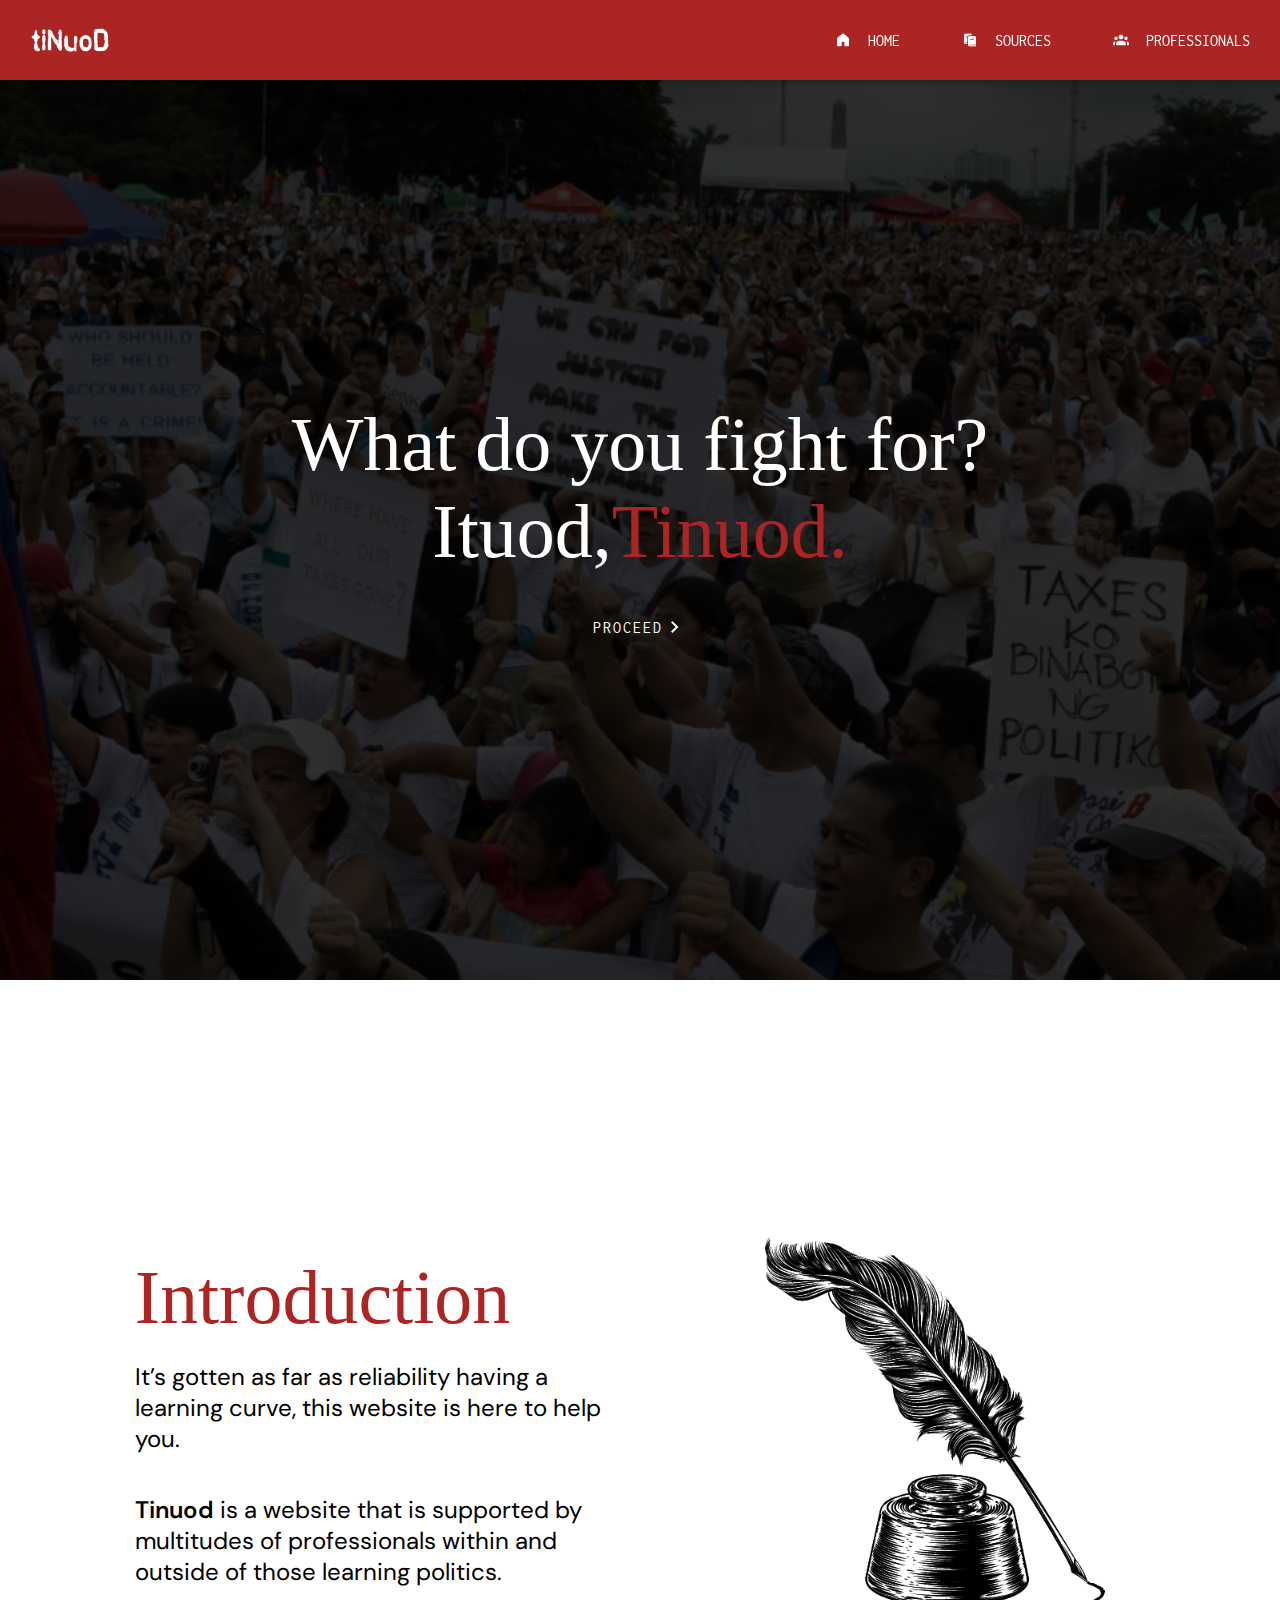
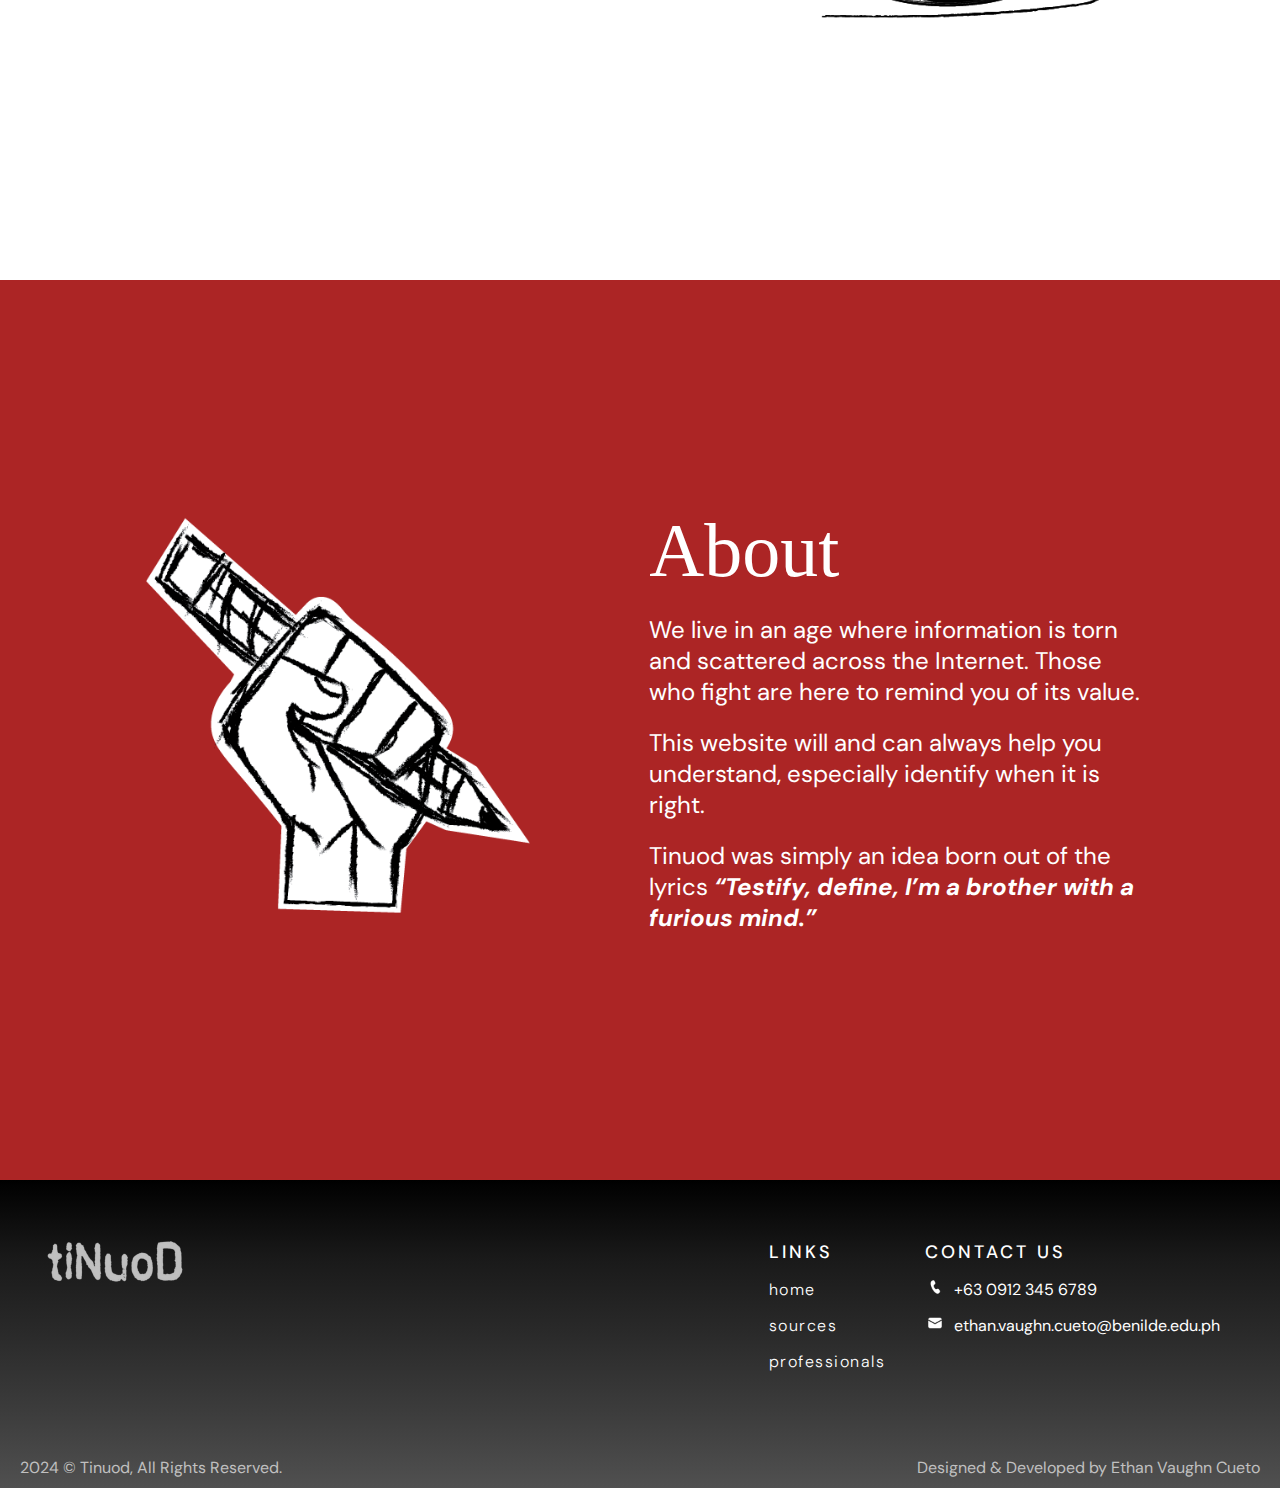
<file: index.html>
<!DOCTYPE html>
<html lang="en">

<head>
    <meta charset="UTF-8">
    <meta name="viewport" content="width=device-width, initial-scale=1.0">
    <title>Tinuod</title>
    <link rel="stylesheet" href="css/style.css">
    <link rel="icon" type="image/x-icon" href="images/tinuod.png">
    <link rel="preconnect" href="https://fonts.googleapis.com">
    <link rel="preconnect" href="https://fonts.gstatic.com" crossorigin>
    <link href="https://fonts.googleapis.com/css2?family=DM+Sans:ital,opsz,wght@0,9..40,100..1000;1,9..40,100..1000&family=Inconsolata:wght@200..900&family=Libre+Bodoni:ital,wght@0,400..700;1,400..700&display=swap" rel="stylesheet">
</head>

<body>
    <nav id="navBar">
        <ul class="sideBar">
            <li onclick="hideSidebar()">
                <a href="#"><svg xmlns="http://www.w3.org/2000/svg" height="24px" viewBox="0 -960 960 960" width="24px" fill="#ffffff"><path d="m256-200-56-56 224-224-224-224 56-56 224 224 224-224 56 56-224 224 224 224-56 56-224-224-224 224Z"/></svg></a>
            </li>
            <li class="uppercase">
                <a href="index.html"><img src="images/icons8/icons8-home.svg" alt="Home" class="icon homeIcon">Home</a>
            </li>
            <li>
                <a href="sources.html" class="uppercase"><img src="images/icons8/icons8-books-96.png" alt="Books" class="icon">Sources</a>
            </li>
            <li>
                <a href="professionals.html" class="uppercase"><img src="images/icons8/icons8-team-96.png" alt="Team" class="icon">Professionals</a>
            </li>
        </ul>
        <ul>
            <li>
                <a href="index.html"><img src="images/logo1.png" alt="Tinuod"></a>
            </li>
            <li class="uppercase hideOnMobile">
                <a href="index.html"><img src="images/icons8/icons8-home.svg" alt="Home" class="icon">Home</a>
            </li>
            <li>
                <a href="sources.html" class="uppercase hideOnMobile"><img src="images/icons8/icons8-books-96.png" alt="Books" class="icon">Sources</a>
            </li>
            <li>
                <a href="professionals.html" class="uppercase hideOnMobile"><img src="images/icons8/icons8-team-96.png" alt="Team" class="icon">Professionals</a>
            </li>
            <li class="hideButton" onclick="showSidebar()">
                <a href="#"><svg xmlns="http://www.w3.org/2000/svg" height="24px" viewBox="0 -960 960 960" width="24px" fill="#ffffff"><path d="M120-240v-80h720v80H120Zm0-200v-80h720v80H120Zm0-200v-80h720v80H120Z"/></svg></a>
            </li>
        </ul>
    </nav>
    <header>
        <div class="headerBg">
            <img src="images/background-image.jpg" alt="" srcset="">
            <div class="headerContent">
                <div class="backgroundText">
                    <p class="decreaseOnMobile">What do you fight for?
                    </p>
                    <p class="decreaseOnMobile">Ituod,<span>Tinuod.</span></p>
                </div>
                <div class="proceedBtnDiv uppercase">
                    <a href="#introSection" class="proceedBtn">Proceed<svg xmlns="http://www.w3.org/2000/svg" height="24px" viewBox="0 -960 960 960" width="24px" fill="#FFFFFF"><path d="M504-480 320-664l56-56 240 240-240 240-56-56 184-184Z"/></svg></a>
                    </button>
                </div>
            </div>
        </div>
    </header>
    <section id="introSection" class="introSection columnFlexMobile textAlignMobile">
        <div class="imgDiv"><img src="images/ink-and-quill.png" alt="Ink and Quill"></div>
        <div class="introContent">
            <h1>Introduction</h1>
            <p>It’s gotten as far as reliability having a learning curve, this website is here to help you. </p>
            <p><span class="bold">Tinuod</span> is a website that is supported by multitudes of professionals within and outside of those learning politics.</p>
        </div>
    </section>
    <section id="aboutSection" class="aboutSection columnFlexMobile textAlignMobile">
        <div class="imgDiv"><img src="images/tinuod.png" alt="Ink and Quill"></div>
        <div class="aboutContent">
            <h1>About</h1>
            <p>We live in an age where information is torn and scattered across the Internet. Those who fight are here to remind you of its value.</p>
            <p>This website will and can always help you understand, especially identify when it is right.</p>
            <p>Tinuod was simply an idea born out of the lyrics <span>“Testify, define, I’m a brother with a furious mind.”</span></p>
        </div>
    </section>
    <footer class="footerOnMobile">
        <section class="topFooter topFooterOnMobile">
            <div>
                <div>
                    <a href="#"><img src="images/logo2.png" alt="Tinuod" srcset="" class="logo"></a>
                </div>
            </div>
            <div class="footerContent footerContentOnMobile">
                <div class="linksContainer">
                    <h4 class="uppercase">Links</h4>
                    <div class="linksMenu">
                        <ul class="linksMenuOnMobile">
                            <li>
                                <a href="index.html" class="lowercase">Home</a>
                            </li>
                            <li class="showOnLinksMobile">|</li>
                            <li>
                                <a href="sources.html" class="lowercase">Sources</a>
                            </li>
                            <li class="showOnLinksMobile">|</li>
                            <li>
                                <a href="professionals.html" class="lowercase">Professionals</a>
                            </li>
                        </ul>
                    </div>
                </div>
                <div class="contactInfoContainer">
                    <h4 class="uppercase">Contact Us</h4>
                    <div class="contactInfo">
                        <ul>
                            <li>
                                <img src="images/icons8/icons8-phone-96.png" alt="Phone" class="icon"> +63 0912 345 6789
                            </li>
                            <li>
                                <img src="images/icons8/icons8-mail-96.png" alt="Mail" class="icon"> ethan.vaughn.cueto@benilde.edu.ph
                            </li>
                        </ul>
                    </div>
                </div>
            </div>
        </section>
        <section class="bottomFooter bottomFooterOnMobile">
            <div class="copyrightLabel"><span>2024 &copy; Tinuod, All Rights Reserved.</span></div>
            <div class="developerInfo"><span>Designed & Developed by Ethan Vaughn Cueto</span></div>
        </section>
    </footer>
    <script>
        function showSidebar() {
            const sideBar = document.querySelector('.sideBar');
            sideBar.style.display = 'flex';
        }

        function hideSidebar() {
            const sideBar = document.querySelector('.sideBar');
            sideBar.style.display = 'none';
        }
    </script>


</body>

</html>
</file>
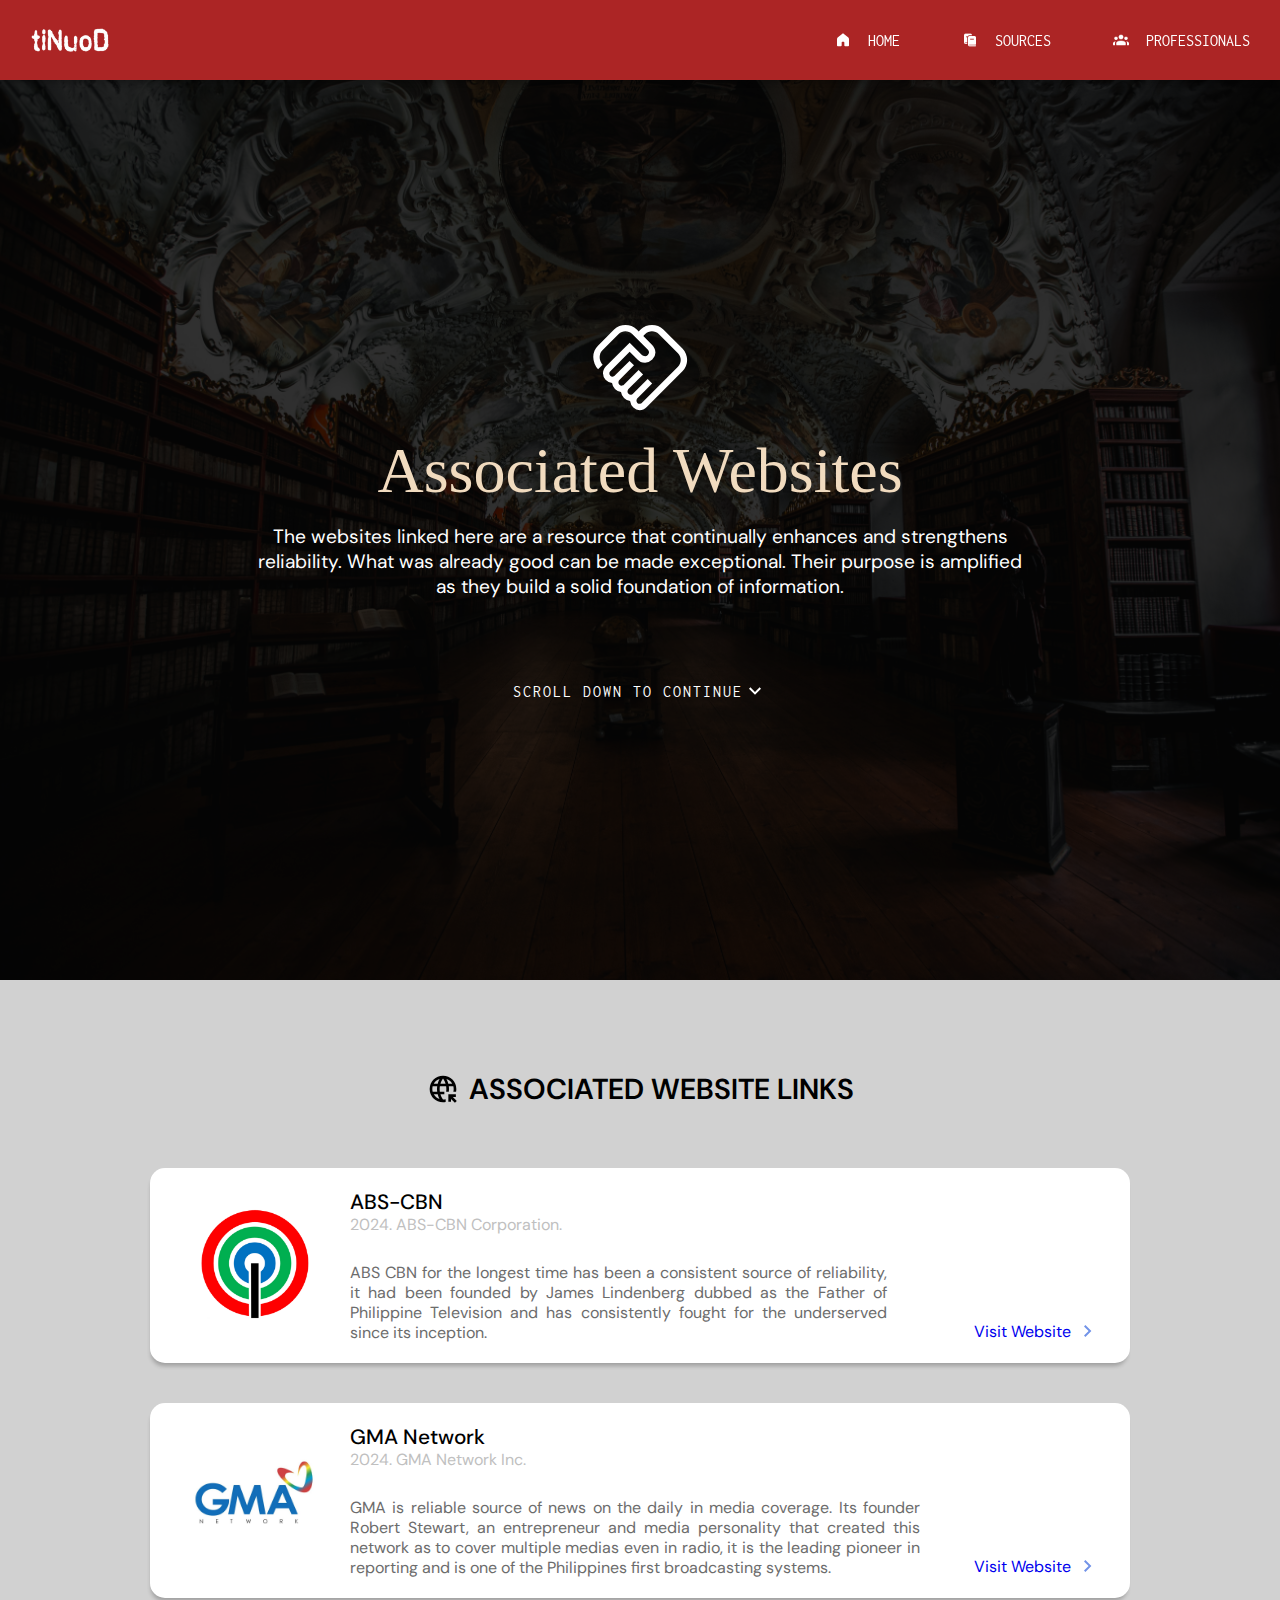
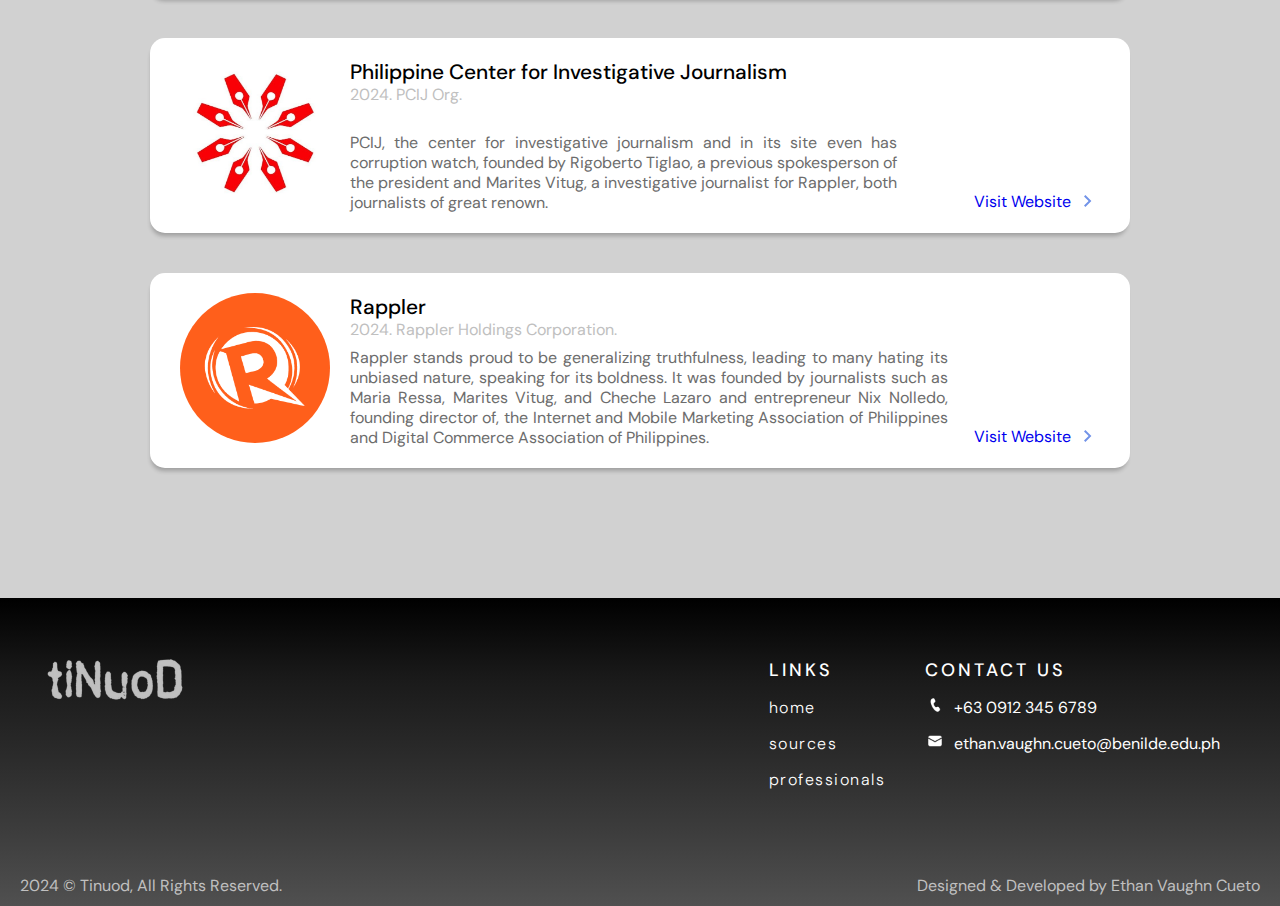
<file: associated-websites.html>
<!DOCTYPE html>
<html lang="en">

    <head>
        <meta charset="UTF-8">
        <meta name="viewport" content="width=device-width, initial-scale=1.0">
        <title>Tinuod</title>
        <link rel="stylesheet" href="css/style.css">
        <link rel="icon" type="image/x-icon" href="images/tinuod.png">
        <link rel="preconnect" href="https://fonts.googleapis.com">
        <link rel="preconnect" href="https://fonts.gstatic.com" crossorigin>
        <link
            href="https://fonts.googleapis.com/css2?family=DM+Sans:ital,opsz,wght@0,9..40,100..1000;1,9..40,100..1000&family=Inconsolata:wght@200..900&family=Libre+Bodoni:ital,wght@0,400..700;1,400..700&display=swap"
            rel="stylesheet">
    </head>

    <body>
        <nav id="navBar">
            <ul class="sideBar">
                <li onclick="hideSidebar()">
                    <a href="#"><svg xmlns="http://www.w3.org/2000/svg"
                            height="24px" viewBox="0 -960 960 960" width="24px"
                            fill="#ffffff"><path
                                d="m256-200-56-56 224-224-224-224 56-56 224 224 224-224 56 56-224 224 224 224-56 56-224-224-224 224Z" /></svg></a>
                </li>
                <li class="uppercase">
                    <a href="index.html"><img
                            src="images/icons8/icons8-home.svg" alt="Home"
                            class="icon homeIcon">Home</a>
                </li>
                <li>
                    <a href="sources.html" class="uppercase"><img
                            src="images/icons8/icons8-books-96.png" alt="Books"
                            class="icon">Sources</a>
                </li>
                <li>
                    <a href="professionals.html" class="uppercase"><img
                            src="images/icons8/icons8-team-96.png" alt="Team"
                            class="icon">Professionals</a>
                </li>
            </ul>
            <ul>
                <li>
                    <a href="index.html"><img src="images/logo1.png"
                            alt="Tinuod"></a>
                </li>
                <li class="uppercase hideOnMobile">
                    <a href="index.html"><img
                            src="images/icons8/icons8-home.svg" alt="Home"
                            class="icon">Home</a>
                </li>
                <li>
                    <a href="sources.html" class="uppercase hideOnMobile"><img
                            src="images/icons8/icons8-books-96.png" alt="Books"
                            class="icon">Sources</a>
                </li>
                <li>
                    <a href="professionals.html"
                        class="uppercase hideOnMobile"><img
                            src="images/icons8/icons8-team-96.png" alt="Team"
                            class="icon">Professionals</a>
                </li>
                <li class="hideButton" onclick="showSidebar()">
                    <a href="#"><svg xmlns="http://www.w3.org/2000/svg"
                            height="24px" viewBox="0 -960 960 960" width="24px"
                            fill="#ffffff"><path
                                d="M120-240v-80h720v80H120Zm0-200v-80h720v80H120Zm0-200v-80h720v80H120Z" /></svg></a>
                </li>
            </ul>
        </nav>
        <header class="associatedWebsitesHeader">
            <article class="associatedWebsitesBg">
                <img src="images/dark_academia_library_2.jpg"
                    alt="Dark Academia Library Background" class="backgroundImg">
                <div class="assocWebHeaderContent">
                    <div class="backgroundText">
                        <svg xmlns="http://www.w3.org/2000/svg" height="auto" viewBox="0 -960 960 960" width="8%" fill="#FFFFFF"><path d="M475-140q5 0 11.5-2.5T497-149l337-338q13-13 19.5-29.67Q860-533.33 860-550q0-17-6.5-34T834-614L654-794q-13-13-30-19.5t-34-6.5q-16.67 0-33.33 6.5Q540-807 527-794l-18 18 81 82q13 14 23 32.5t10 40.5q0 38-29.5 67T526-525q-25 0-41.5-7.5t-30.19-21.34L381-627 200-446q-5 5-7 10.53-2 5.52-2 11.84 0 12.63 8.5 21.13 8.5 8.5 21.17 8.5 6.33 0 11.83-3t9.5-7l138-138 42 42-137 137q-5 5-7 11t-2 12q0 12 9 21t21 9q6 0 11.5-2.5t9.5-6.5l138-138 42 42-137 137q-4 4-6.5 10.33-2.5 6.34-2.5 12.67 0 12 9 21t21 9q6 0 11-2t10-7l138-138 42 42-138 138q-5 5-7 11t-2 11q0 14 8 22t22 8Zm.06 60Q442-80 416-104.5t-31-60.62Q351-170 328-193t-28-57q-34-5-56.5-28.5T216-335q-37-5-61-30t-24-60q0-17 6.72-34.05Q144.45-476.1 157-489l224-224 110 110q8 8 17.33 12.5 9.34 4.5 18.67 4.5 13 0 24.5-11.5t11.5-24.65q0-5.85-3.5-13.35T548-651L405-794q-13-13-30-19.5t-34-6.5q-16.67 0-33.33 6.5-16.67 6.5-29.61 19.36L126-642q-14 14-19.5 29.5t-6.5 35q-1 19.5 7.5 38T128-506l-43 43q-20-22-32.5-53T40-579q0-30 11.5-57.5T84-685l151-151q22-22 49.79-32.5 27.8-10.5 57-10.5 29.21 0 56.71 10.5T448-836l18 18 18-18q22-22 49.79-32.5 27.8-10.5 57-10.5 29.21 0 56.71 10.5T697-836l179 179q22 22 33 50.03 11 28.04 11 57 0 28.97-11 56.47T876-444L539-107q-13 13-29.53 20t-34.41 7ZM377-626Z"/></svg>
                        <h1>Associated Websites</h1>
                        <p>The websites linked here are a resource that continually enhances and strengthens reliability. What was already good can be made exceptional. Their purpose is amplified as they build a solid foundation of information.</p>
                    </div>
                    <div class="scrollDownBtn uppercase">
                        <a href="#siteLinkSection" class="scrollDownBtn">scroll down to continue<svg xmlns="http://www.w3.org/2000/svg" height="24px" viewBox="0 -960 960 960" width="24px" fill="#FFFFFF"><path d="M480-344 240-584l56-56 184 184 184-184 56 56-240 240Z"/></svg></a>
                    </div>
                </div>
            </article>
        </header>
        <main>
            <section id="siteLinkSection">
                <div class="sectionHeader">
                    <svg xmlns="http://www.w3.org/2000/svg" height="auto" viewBox="0 -960 960 960" width="32" fill="#000000"><path d="M838-65 720-183v89h-80v-226h226v80h-90l118 118-56 57ZM480-80q-83 0-156-31.5T197-197q-54-54-85.5-127T80-480q0-83 31.5-156T197-763q54-54 127-85.5T480-880q83 0 156 31.5T763-763q54 54 85.5 127T880-480q0 20-2 40t-6 40h-82q5-20 7.5-40t2.5-40q0-20-2.5-40t-7.5-40H654q3 20 4.5 40t1.5 40q0 20-1.5 40t-4.5 40h-80q3-20 4.5-40t1.5-40q0-20-1.5-40t-4.5-40H386q-3 20-4.5 40t-1.5 40q0 20 1.5 40t4.5 40h134v80H404q12 43 31 82.5t45 75.5q20 0 40-2.5t40-4.5v82q-20 2-40 4.5T480-80ZM170-400h136q-3-20-4.5-40t-1.5-40q0-20 1.5-40t4.5-40H170q-5 20-7.5 40t-2.5 40q0 20 2.5 40t7.5 40Zm34-240h118q9-37 22.5-72.5T376-782q-55 18-99 54.5T204-640Zm172 462q-18-34-31.5-69.5T322-320H204q29 51 73 87.5t99 54.5Zm28-462h152q-12-43-31-82.5T480-798q-26 36-45 75.5T404-640Zm234 0h118q-29-51-73-87.5T584-782q18 34 31.5 69.5T638-640Z"/></svg>
                    <h2 class="uppercase">Associated Website Links</h2>
                </div>
                <div class="siteLinksContainer">
                    <article class="siteLinkCard">
                        <div class="siteLogo">
                            <a href="https://www.abs-cbn.com/" target="_blank"><img src="images/abs-cbn.png" alt="ABS-CBN" class="roundedLogo"></a>
                        </div>
                        <div class="siteInfo">
                            <div class="siteTitle">
                                <h3>ABS-CBN</h3>
                                <p>2024. ABS-CBN Corporation.</p>
                            </div>
                            <div class="siteDescription">
                                <p>ABS CBN for the longest time has been a consistent source of reliability, it had been founded by James Lindenberg dubbed as the Father of Philippine Television and has consistently fought for the underserved since its inception.</p>
                            </div>
                        </div>
                        <div class="siteLinkBtn">
                            <a href="https://www.abs-cbn.com/" target="_blank">Visit Website<svg xmlns="http://www.w3.org/2000/svg" height="24px" viewBox="0 -960 960 960" width="24px" fill="#7293E8"><path d="M504-480 320-664l56-56 240 240-240 240-56-56 184-184Z"/></svg></a>
                        </div>
                    </article>
                    <article class="siteLinkCard">
                        <div class="siteLogo">
                            <a href="https://www.gmanetwork.com/news/" target="_blank"><img src="images/gma.jpg" alt="GMA" class="roundedLogo"></a>
                        </div>
                        <div class="siteInfo">
                            <div class="siteTitle">
                                <h3>GMA Network</h3>
                                <p>2024. GMA Network Inc.</p>
                            </div>
                            <div class="siteDescription">
                                <p>GMA is reliable source of news on the daily in media coverage. Its founder Robert Stewart, an entrepreneur and media personality that created this network as to cover multiple medias even in radio, it is the leading pioneer in reporting and is one of the Philippines first broadcasting systems.  </p>
                            </div>
                        </div>
                        <div class="siteLinkBtn">
                            <a href="https://www.gmanetwork.com/news/" target="_blank">Visit Website<svg xmlns="http://www.w3.org/2000/svg" height="24px" viewBox="0 -960 960 960" width="24px" fill="#7293E8"><path d="M504-480 320-664l56-56 240 240-240 240-56-56 184-184Z"/></svg></a>
                        </div>
                    </article>
                    <article class="siteLinkCard">
                        <div class="siteLogo">
                            <a href="https://pcij.org/" target="_blank"><img src="images/pcij.jpg" alt="PCIJ" class="roundedLogo"></a>
                        </div>
                        <div class="siteInfo">
                            <div class="siteTitle">
                                <h3>Philippine Center for Investigative Journalism</h3>
                                <p>2024. PCIJ Org.</p>
                            </div>
                            <div class="siteDescription">
                                <p>PCIJ, the center for investigative journalism and in its site even has corruption watch, founded by Rigoberto Tiglao, a previous spokesperson of the president and Marites Vitug, a investigative journalist for Rappler, both journalists of great renown.</p>
                            </div>
                        </div>
                        <div class="siteLinkBtn">
                            <a href="https://pcij.org/" target="_blank">Visit Website<svg xmlns="http://www.w3.org/2000/svg" height="24px" viewBox="0 -960 960 960" width="24px" fill="#7293E8"><path d="M504-480 320-664l56-56 240 240-240 240-56-56 184-184Z"/></svg></a>
                        </div>
                    </article>
                    <article class="siteLinkCard">
                        <div class="siteLogo">
                            <a href="https://www.rappler.com/" target="_blank"><img src="images/rappler.png" alt="Rappler" class="roundedLogo"></a>
                        </div>
                        <div class="siteInfo">
                            <div class="siteTitle">
                                <h3>Rappler</h3>
                                <p>2024. Rappler Holdings Corporation.</p>
                            </div>
                            <div class="siteDescription">
                                <p>Rappler stands proud to be generalizing truthfulness, leading to many hating its unbiased nature, speaking for its boldness. It was founded by journalists such as Maria Ressa, Marites Vitug, and Cheche Lazaro and entrepreneur Nix Nolledo, founding director of, the Internet and Mobile Marketing Association of Philippines and Digital Commerce Association of Philippines.</p>
                            </div>
                        </div>
                        <div class="siteLinkBtn">
                            <a href="https://www.rappler.com/" target="_blank">Visit Website<svg xmlns="http://www.w3.org/2000/svg" height="24px" viewBox="0 -960 960 960" width="24px" fill="#7293E8"><path d="M504-480 320-664l56-56 240 240-240 240-56-56 184-184Z"/></svg></a>
                        </div>
                    </article>
                </div>
            </section>
        </main>
        <footer class="footerOnMobile">
            <section class="topFooter topFooterOnMobile">
                <div>
                    <div>
                        <a href="#"><img src="images/logo2.png" alt="Tinuod"
                                srcset class="logo"></a>
                    </div>
                </div>
                <div class="footerContent footerContentOnMobile">
                    <div class="linksContainer">
                        <h4 class="uppercase">Links</h4>
                        <div class="linksMenu">
                            <ul class="linksMenuOnMobile">
                                <li>
                                    <a href="index.html"
                                        class="lowercase">Home</a>
                                </li>
                                <li class="showOnLinksMobile">|</li>
                                <li>
                                    <a href="sources.html"
                                        class="lowercase">Sources</a>
                                </li>
                                <li class="showOnLinksMobile">|</li>
                                <li>
                                    <a href="professionals.html"
                                        class="lowercase">Professionals</a>
                                </li>
                            </ul>
                        </div>
                    </div>
                    <div class="contactInfoContainer">
                        <h4 class="uppercase">Contact Us</h4>
                        <div class="contactInfo">
                            <ul>
                                <li>
                                    <img src="images/icons8/icons8-phone-96.png"
                                        alt="Phone" class="icon"> +63 0912 345
                                    6789
                                </li>
                                <li>
                                    <img src="images/icons8/icons8-mail-96.png"
                                        alt="Mail" class="icon">
                                    ethan.vaughn.cueto@benilde.edu.ph
                                </li>
                            </ul>
                        </div>
                    </div>
                </div>
            </section>
            <section class="bottomFooter bottomFooterOnMobile">
                <div class="copyrightLabel"><span>2024 &copy; Tinuod, All Rights
                        Reserved.</span></div>
                <div class="developerInfo"><span>Designed & Developed by Ethan
                        Vaughn Cueto</span></div>
            </section>
        </footer>
        <script>
        function showSidebar() {
            const sideBar = document.querySelector('.sideBar');
            sideBar.style.display = 'flex';
        }

        function hideSidebar() {
            const sideBar = document.querySelector('.sideBar');
            sideBar.style.display = 'none';
        }
    </script>
    </body>

</html>
</file>
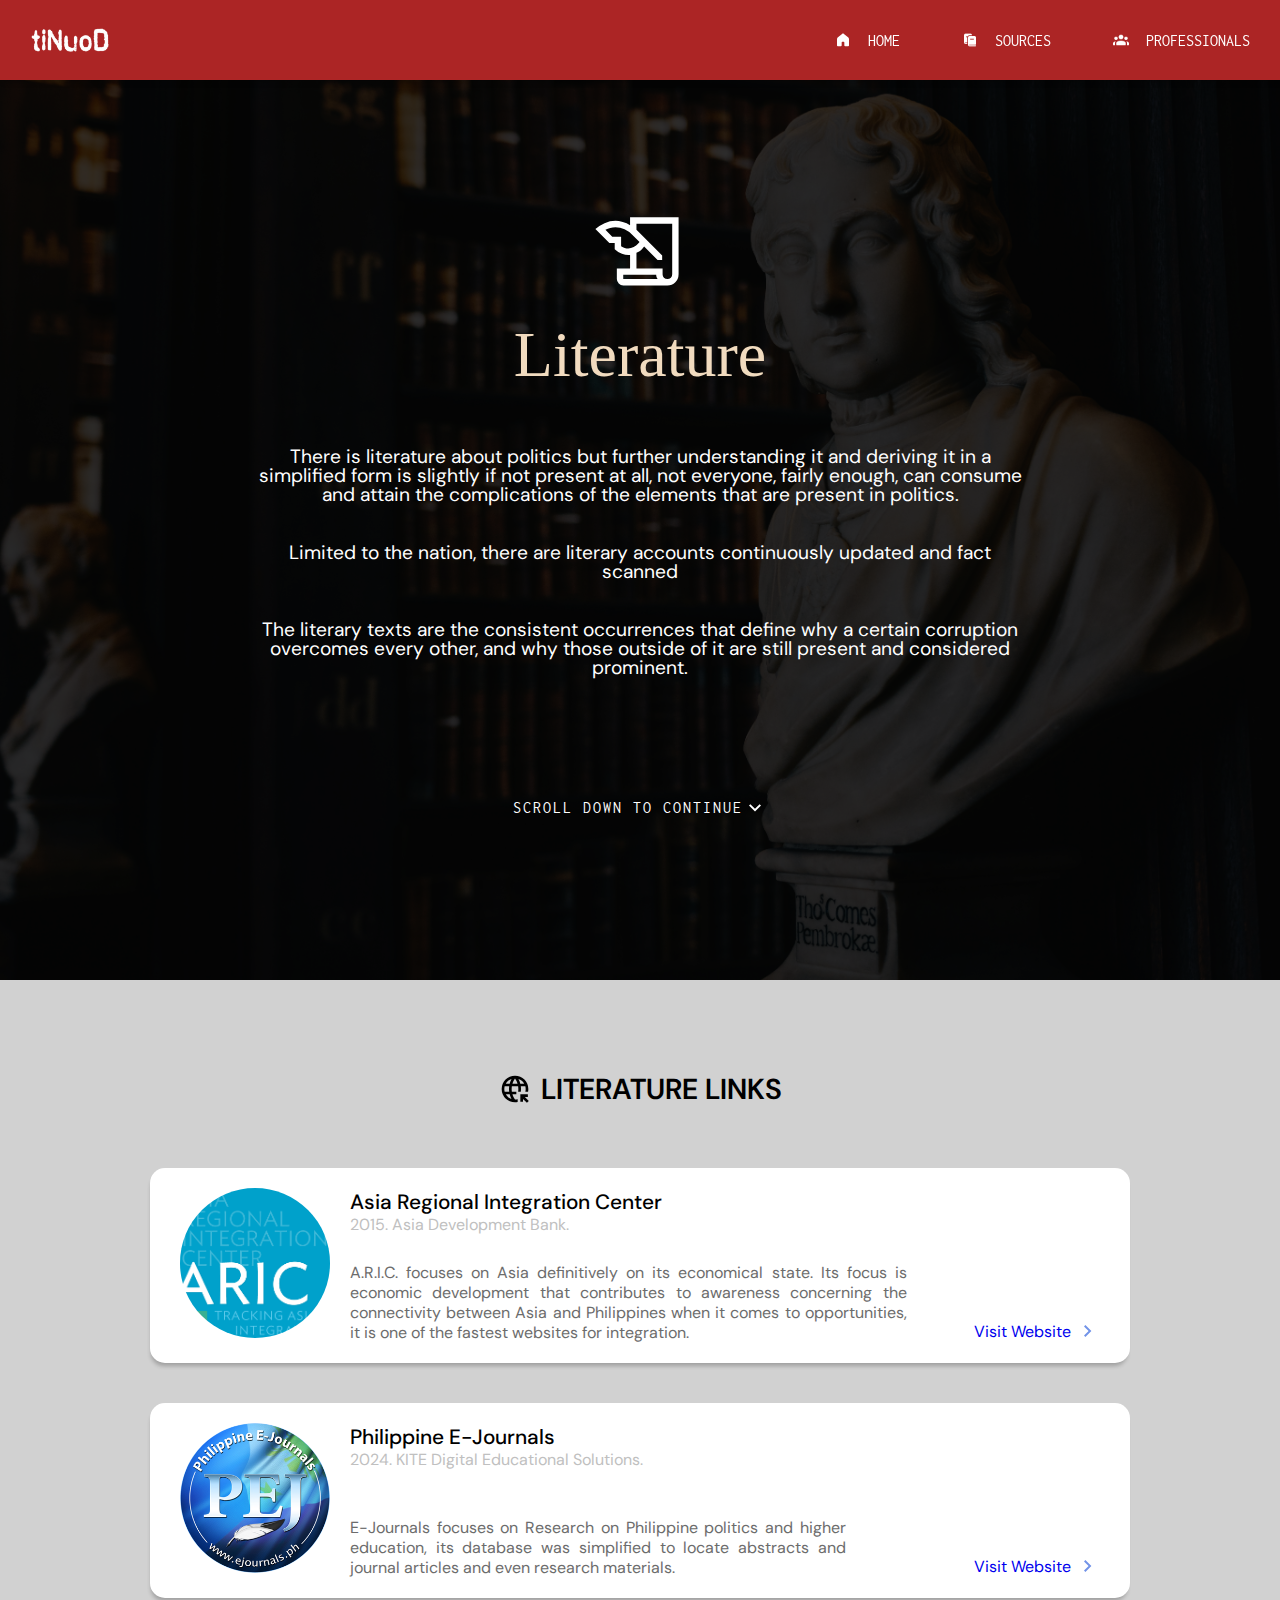
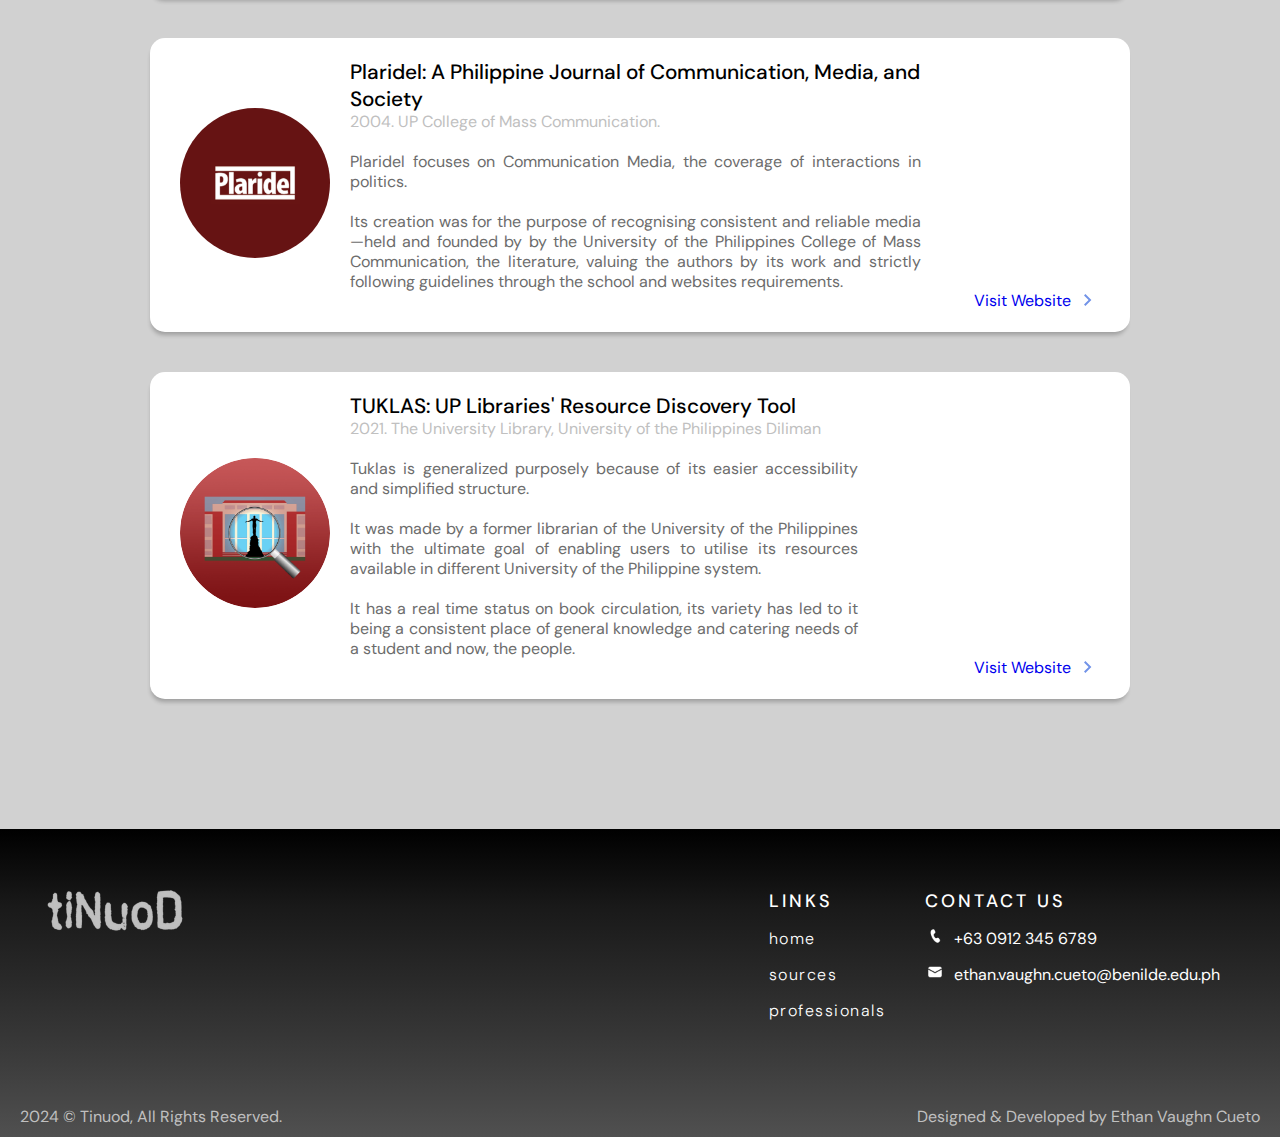
<file: literature.html>
<!DOCTYPE html>
<html lang="en">

    <head>
        <meta charset="UTF-8">
        <meta name="viewport" content="width=device-width, initial-scale=1.0">
        <title>Tinuod</title>
        <link rel="stylesheet" href="css/style.css">
        <link rel="icon" type="image/x-icon" href="images/tinuod.png">
        <link rel="preconnect" href="https://fonts.googleapis.com">
        <link rel="preconnect" href="https://fonts.gstatic.com" crossorigin>
        <link
            href="https://fonts.googleapis.com/css2?family=DM+Sans:ital,opsz,wght@0,9..40,100..1000;1,9..40,100..1000&family=Inconsolata:wght@200..900&family=Libre+Bodoni:ital,wght@0,400..700;1,400..700&display=swap"
            rel="stylesheet">
    </head>

    <body>
        <nav id="navBar">
            <ul class="sideBar">
                <li onclick="hideSidebar()">
                    <a href="#"><svg xmlns="http://www.w3.org/2000/svg"
                            height="24px" viewBox="0 -960 960 960" width="24px"
                            fill="#ffffff"><path
                                d="m256-200-56-56 224-224-224-224 56-56 224 224 224-224 56 56-224 224 224 224-56 56-224-224-224 224Z" /></svg></a>
                </li>
                <li class="uppercase">
                    <a href="index.html"><img
                            src="images/icons8/icons8-home.svg" alt="Home"
                            class="icon homeIcon">Home</a>
                </li>
                <li>
                    <a href="sources.html" class="uppercase"><img
                            src="images/icons8/icons8-books-96.png" alt="Books"
                            class="icon">Sources</a>
                </li>
                <li>
                    <a href="professionals.html" class="uppercase"><img
                            src="images/icons8/icons8-team-96.png" alt="Team"
                            class="icon">Professionals</a>
                </li>
            </ul>
            <ul>
                <li>
                    <a href="index.html"><img src="images/logo1.png"
                            alt="Tinuod"></a>
                </li>
                <li class="uppercase hideOnMobile">
                    <a href="index.html"><img
                            src="images/icons8/icons8-home.svg" alt="Home"
                            class="icon">Home</a>
                </li>
                <li>
                    <a href="sources.html" class="uppercase hideOnMobile"><img
                            src="images/icons8/icons8-books-96.png" alt="Books"
                            class="icon">Sources</a>
                </li>
                <li>
                    <a href="professionals.html"
                        class="uppercase hideOnMobile"><img
                            src="images/icons8/icons8-team-96.png" alt="Team"
                            class="icon">Professionals</a>
                </li>
                <li class="hideButton" onclick="showSidebar()">
                    <a href="#"><svg xmlns="http://www.w3.org/2000/svg"
                            height="24px" viewBox="0 -960 960 960" width="24px"
                            fill="#ffffff"><path
                                d="M120-240v-80h720v80H120Zm0-200v-80h720v80H120Zm0-200v-80h720v80H120Z" /></svg></a>
                </li>
            </ul>
        </nav>
        <header class="literatureHeader">
            <article class="literatureBg">
                <img src="images/dark_academia-sculpture.jpg"
                    alt="Dark Academia Library Background" class="backgroundImg">
                <div class="literatureHeaderContent">
                    <div class="backgroundText">
                        <svg xmlns="http://www.w3.org/2000/svg" height="auto" viewBox="0 -960 960 960" width="8%" fill="#FFFFFF"><path d="M321-160q-24 0-42-18t-18-42v-100h124v-127q-38 3-76-10.5T241-500v-58h-50L60-689q36-34 86-55.5T248-766q30 0 68.5 9.5T385-726v-74h455v535q0 44-30.5 74.5T735-160H321Zm124-160h245v55q0 20 12.5 32.5T735-220q20 0 32.5-12.5T780-265v-475H445v57l241 241v43h-43L517-525l-17 20q-13 15-26 23t-29 15v147ZM218-618h83v89q17 11 33.5 16.5T368-507q25 0 51-13.5t38-27.5l17-20-69-69q-32-32-72-50.5T248-706q-27 0-49 6.5T154-682l64 64Zm412 358H321v40h323q-6-6-10-16.5t-4-23.5Zm-309 40v-40 40Z"/></svg>
                        <h1>Literature</h1>
                        <p>
                            <span>There is literature about politics but further understanding it and deriving it in a simplified form is slightly if not present at all, not everyone, fairly enough, can consume and attain the complications of the elements that are present in politics.</span>
                            <span>Limited to the nation, there are literary accounts continuously updated and fact scanned</span>
                            <span>The literary texts are the consistent occurrences that define why a certain corruption overcomes every other, and why those outside of it are still present and considered prominent.</span>
                        </p>
                    </div>
                    <div class="scrollDownBtn uppercase">
                        <a href="#siteLinkSection" class="scrollDownBtn">scroll down to continue<svg xmlns="http://www.w3.org/2000/svg" height="24px" viewBox="0 -960 960 960" width="24px" fill="#FFFFFF"><path d="M480-344 240-584l56-56 184 184 184-184 56 56-240 240Z"/></svg></a>
                    </div>
                </div>
            </article>
        </header>
        <main>
            <section id="siteLinkSection">
                <div class="sectionHeader">
                    <svg xmlns="http://www.w3.org/2000/svg" height="auto" viewBox="0 -960 960 960" width="32" fill="#000000"><path d="M838-65 720-183v89h-80v-226h226v80h-90l118 118-56 57ZM480-80q-83 0-156-31.5T197-197q-54-54-85.5-127T80-480q0-83 31.5-156T197-763q54-54 127-85.5T480-880q83 0 156 31.5T763-763q54 54 85.5 127T880-480q0 20-2 40t-6 40h-82q5-20 7.5-40t2.5-40q0-20-2.5-40t-7.5-40H654q3 20 4.5 40t1.5 40q0 20-1.5 40t-4.5 40h-80q3-20 4.5-40t1.5-40q0-20-1.5-40t-4.5-40H386q-3 20-4.5 40t-1.5 40q0 20 1.5 40t4.5 40h134v80H404q12 43 31 82.5t45 75.5q20 0 40-2.5t40-4.5v82q-20 2-40 4.5T480-80ZM170-400h136q-3-20-4.5-40t-1.5-40q0-20 1.5-40t4.5-40H170q-5 20-7.5 40t-2.5 40q0 20 2.5 40t7.5 40Zm34-240h118q9-37 22.5-72.5T376-782q-55 18-99 54.5T204-640Zm172 462q-18-34-31.5-69.5T322-320H204q29 51 73 87.5t99 54.5Zm28-462h152q-12-43-31-82.5T480-798q-26 36-45 75.5T404-640Zm234 0h118q-29-51-73-87.5T584-782q18 34 31.5 69.5T638-640Z"/></svg>
                    <h2 class="uppercase">Literature Links</h2>
                </div>
                <div class="siteLinksContainer">
                    <article class="siteLinkCard">
                        <div class="siteLogo">
                            <a href="https://aric.adb.org/index.php" target="_blank"><img src="images/asia_regional_integration_center.png" alt="Asia Regional Integration Center" class="roundedLogo"></a>
                        </div>
                        <div class="siteInfo">
                            <div class="siteTitle">
                                <h3>Asia Regional Integration Center</h3>
                                <p>2015. Asia Development Bank.</p>
                            </div>
                            <div class="siteDescription">
                                <p>A.R.I.C. focuses on Asia definitively on its economical state. Its focus is economic development that contributes to awareness concerning the connectivity between Asia and Philippines when it comes to opportunities, it is one of the fastest websites for integration.</p>
                            </div>
                        </div>
                        <div class="siteLinkBtn">
                            <a href="https://aric.adb.org/index.php" target="_blank">Visit Website<svg xmlns="http://www.w3.org/2000/svg" height="24px" viewBox="0 -960 960 960" width="24px" fill="#7293E8"><path d="M504-480 320-664l56-56 240 240-240 240-56-56 184-184Z"/></svg></a>
                        </div>
                    </article>
                    <article class="siteLinkCard">
                        <div class="siteLogo">
                            <a href="https://ejournals.ph/" target="_blank"><img src="images/philippine-e-journals.png" alt="Philippine E-Journals" class="roundedLogo"></a>
                        </div>
                        <div class="siteInfo">
                            <div class="siteTitle">
                                <h3>Philippine E-Journals</h3>
                                <p>2024. KITE Digital Educational Solutions.</p>
                            </div>
                            <div class="siteDescription">
                                <p>E-Journals focuses on Research on Philippine politics and higher education, its database was simplified to locate abstracts and journal articles and even research materials.</p>
                            </div>
                        </div>
                        <div class="siteLinkBtn">
                            <a href="https://ejournals.ph/" target="_blank">Visit Website<svg xmlns="http://www.w3.org/2000/svg" height="24px" viewBox="0 -960 960 960" width="24px" fill="#7293E8"><path d="M504-480 320-664l56-56 240 240-240 240-56-56 184-184Z"/></svg></a>
                        </div>
                    </article>
                    <article class="siteLinkCard">
                        <div class="siteLogo">
                            <a href="https://www.plarideljournal.org/" target="_blank"><img src="images/plaridel.png" alt="Plaridel" class="roundedLogo"></a>
                        </div>
                        <div class="siteInfo">
                            <div class="siteTitle">
                                <h3>Plaridel: A Philippine Journal of Communication, Media, and Society</h3>
                                <p>2004. UP College of Mass Communication.</p>
                            </div>
                            <div class="siteDescription">
                                <p>
                                    <span>Plaridel focuses on Communication Media, the coverage of interactions in politics. </span>
                                    <span>Its creation was for the purpose of recognising consistent and reliable  media—held and founded by by the University of the Philippines College of Mass Communication, the literature, valuing the authors by its work and strictly following guidelines through the school and websites requirements.</span>
                                </p>
                            </div>
                        </div>
                        <div class="siteLinkBtn">
                            <a href="https://www.plarideljournal.org/" target="_blank">Visit Website<svg xmlns="http://www.w3.org/2000/svg" height="24px" viewBox="0 -960 960 960" width="24px" fill="#7293E8"><path d="M504-480 320-664l56-56 240 240-240 240-56-56 184-184Z"/></svg></a>
                        </div>
                    </article>
                    <article class="siteLinkCard">
                        <div class="siteLogo">
                            <a href="https://tuklas.up.edu.ph/" target="_blank"><img src="images/tuklas-icon.png" alt="Tuklas UP Diliman" class="roundedLogo"></a>
                        </div>
                        <div class="siteInfo">
                            <div class="siteTitle">
                                <h3>TUKLAS: UP Libraries' Resource Discovery Tool</h3>
                                <p>2021. The University Library, University of the Philippines Diliman</p>
                            </div>
                            <div class="siteDescription">
                                <p>
                                    <span>Tuklas is generalized purposely because of its easier accessibility and simplified structure. </span>
                                    <span>It was made by a former librarian of the University of the Philippines with the ultimate goal of enabling users to utilise its resources available in different University of the Philippine system. </span>
                                    <span>It has a real time status on book circulation, its variety has led to it being a consistent place of general knowledge and catering needs of a student and now, the people.</span>
                                </p>
                            </div>
                        </div>
                        <div class="siteLinkBtn">
                            <a href="https://tuklas.up.edu.ph/" target="_blank">Visit Website<svg xmlns="http://www.w3.org/2000/svg" height="24px" viewBox="0 -960 960 960" width="24px" fill="#7293E8"><path d="M504-480 320-664l56-56 240 240-240 240-56-56 184-184Z"/></svg></a>
                        </div>
                    </article>
                </div>
            </section>
        </main>
        <footer class="footerOnMobile">
            <section class="topFooter topFooterOnMobile">
                <div>
                    <div>
                        <a href="#"><img src="images/logo2.png" alt="Tinuod"
                                srcset class="logo"></a>
                    </div>
                </div>
                <div class="footerContent footerContentOnMobile">
                    <div class="linksContainer">
                        <h4 class="uppercase">Links</h4>
                        <div class="linksMenu">
                            <ul class="linksMenuOnMobile">
                                <li>
                                    <a href="index.html"
                                        class="lowercase">Home</a>
                                </li>
                                <li class="showOnLinksMobile">|</li>
                                <li>
                                    <a href="sources.html"
                                        class="lowercase">Sources</a>
                                </li>
                                <li class="showOnLinksMobile">|</li>
                                <li>
                                    <a href="professionals.html"
                                        class="lowercase">Professionals</a>
                                </li>
                            </ul>
                        </div>
                    </div>
                    <div class="contactInfoContainer">
                        <h4 class="uppercase">Contact Us</h4>
                        <div class="contactInfo">
                            <ul>
                                <li>
                                    <img src="images/icons8/icons8-phone-96.png"
                                        alt="Phone" class="icon"> +63 0912 345
                                    6789
                                </li>
                                <li>
                                    <img src="images/icons8/icons8-mail-96.png"
                                        alt="Mail" class="icon">
                                    ethan.vaughn.cueto@benilde.edu.ph
                                </li>
                            </ul>
                        </div>
                    </div>
                </div>
            </section>
            <section class="bottomFooter bottomFooterOnMobile">
                <div class="copyrightLabel"><span>2024 &copy; Tinuod, All Rights
                        Reserved.</span></div>
                <div class="developerInfo"><span>Designed & Developed by Ethan
                        Vaughn Cueto</span></div>
            </section>
        </footer>
        <script>
        function showSidebar() {
            const sideBar = document.querySelector('.sideBar');
            sideBar.style.display = 'flex';
        }

        function hideSidebar() {
            const sideBar = document.querySelector('.sideBar');
            sideBar.style.display = 'none';
        }
    </script>
    </body>

</html>
</file>
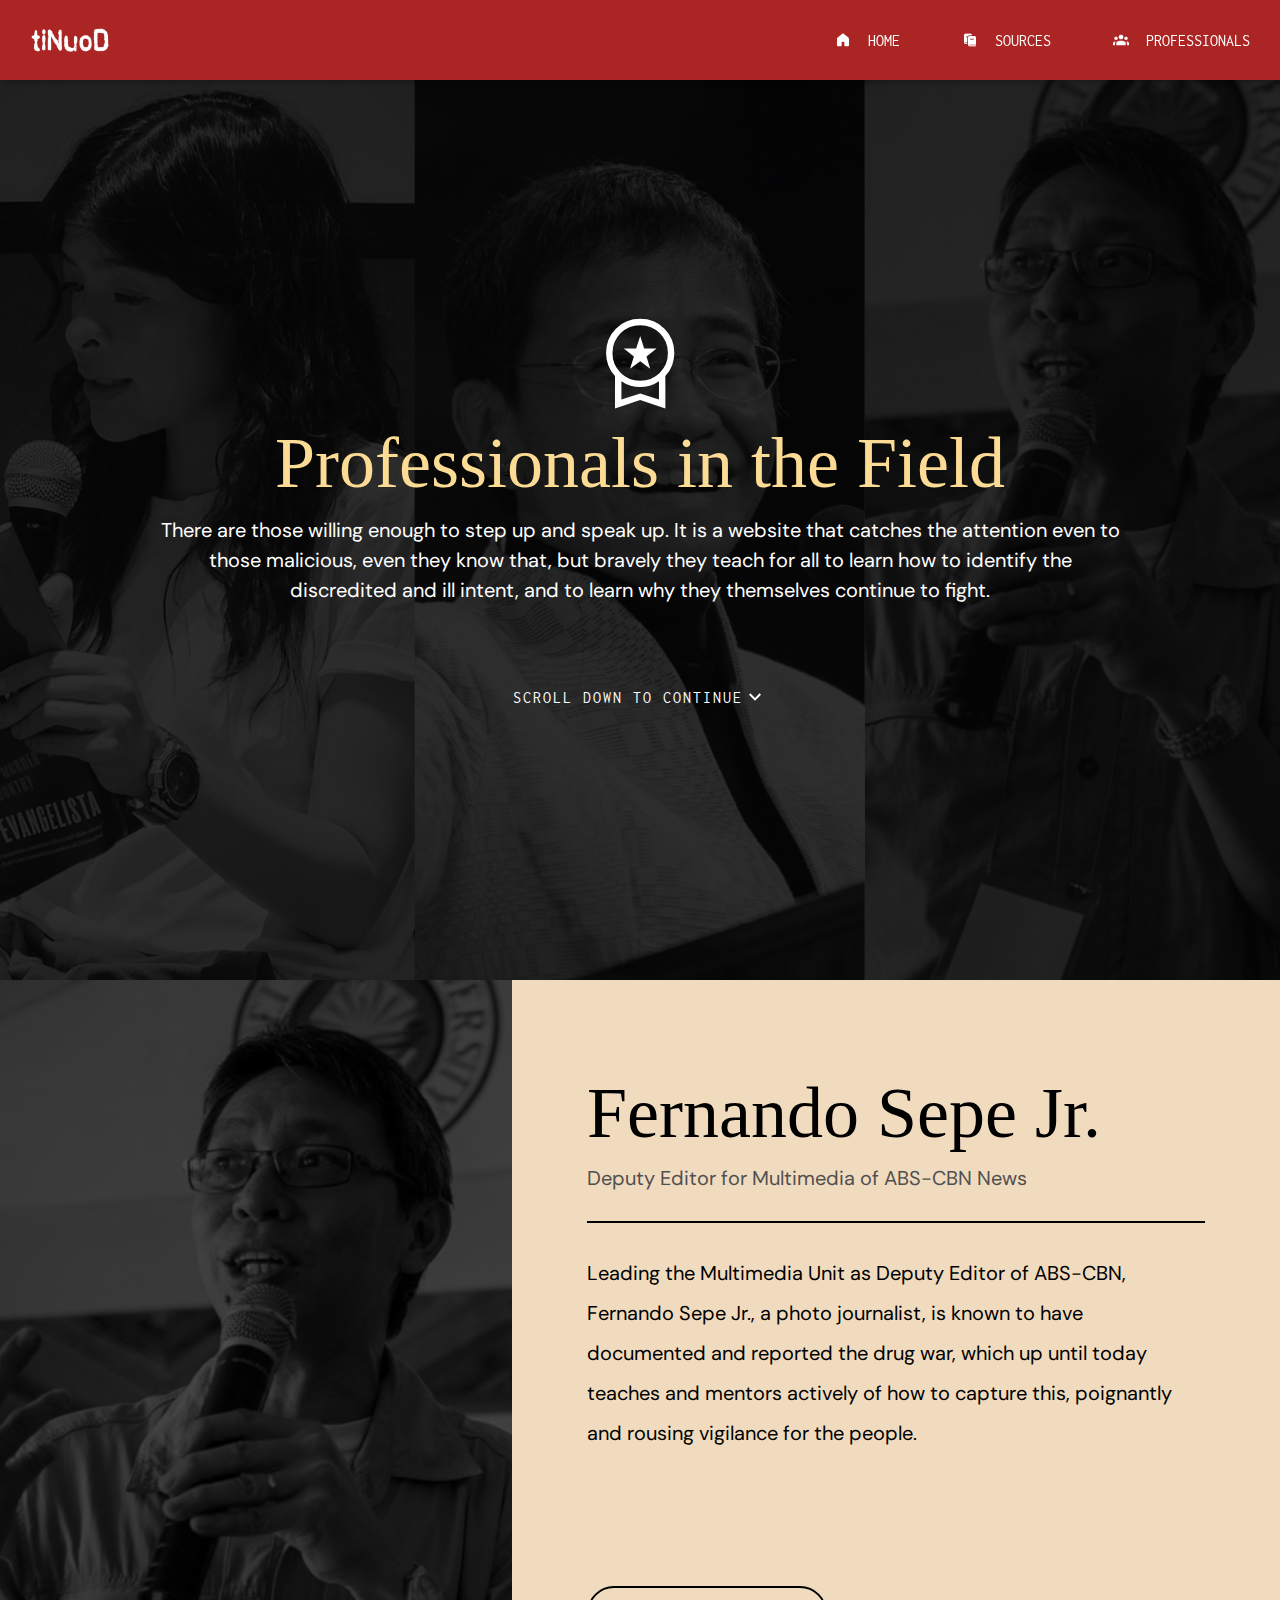
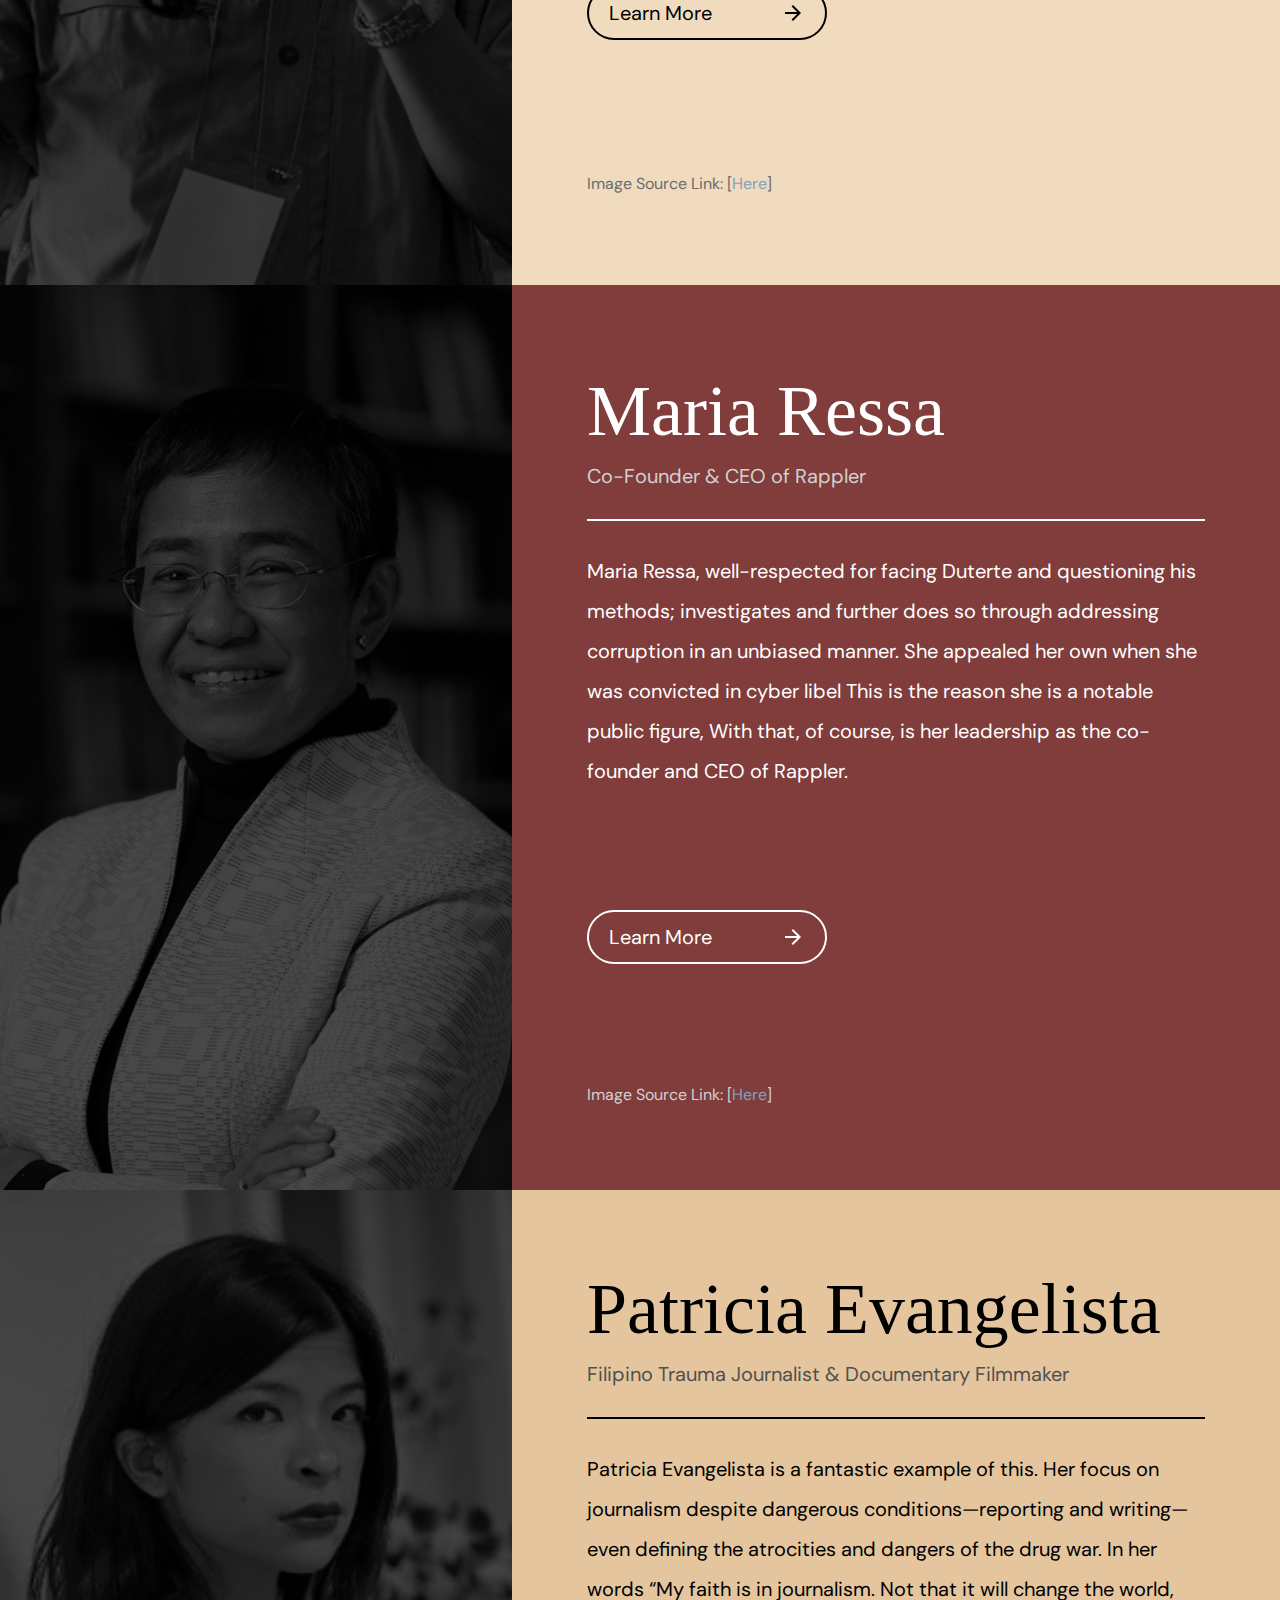
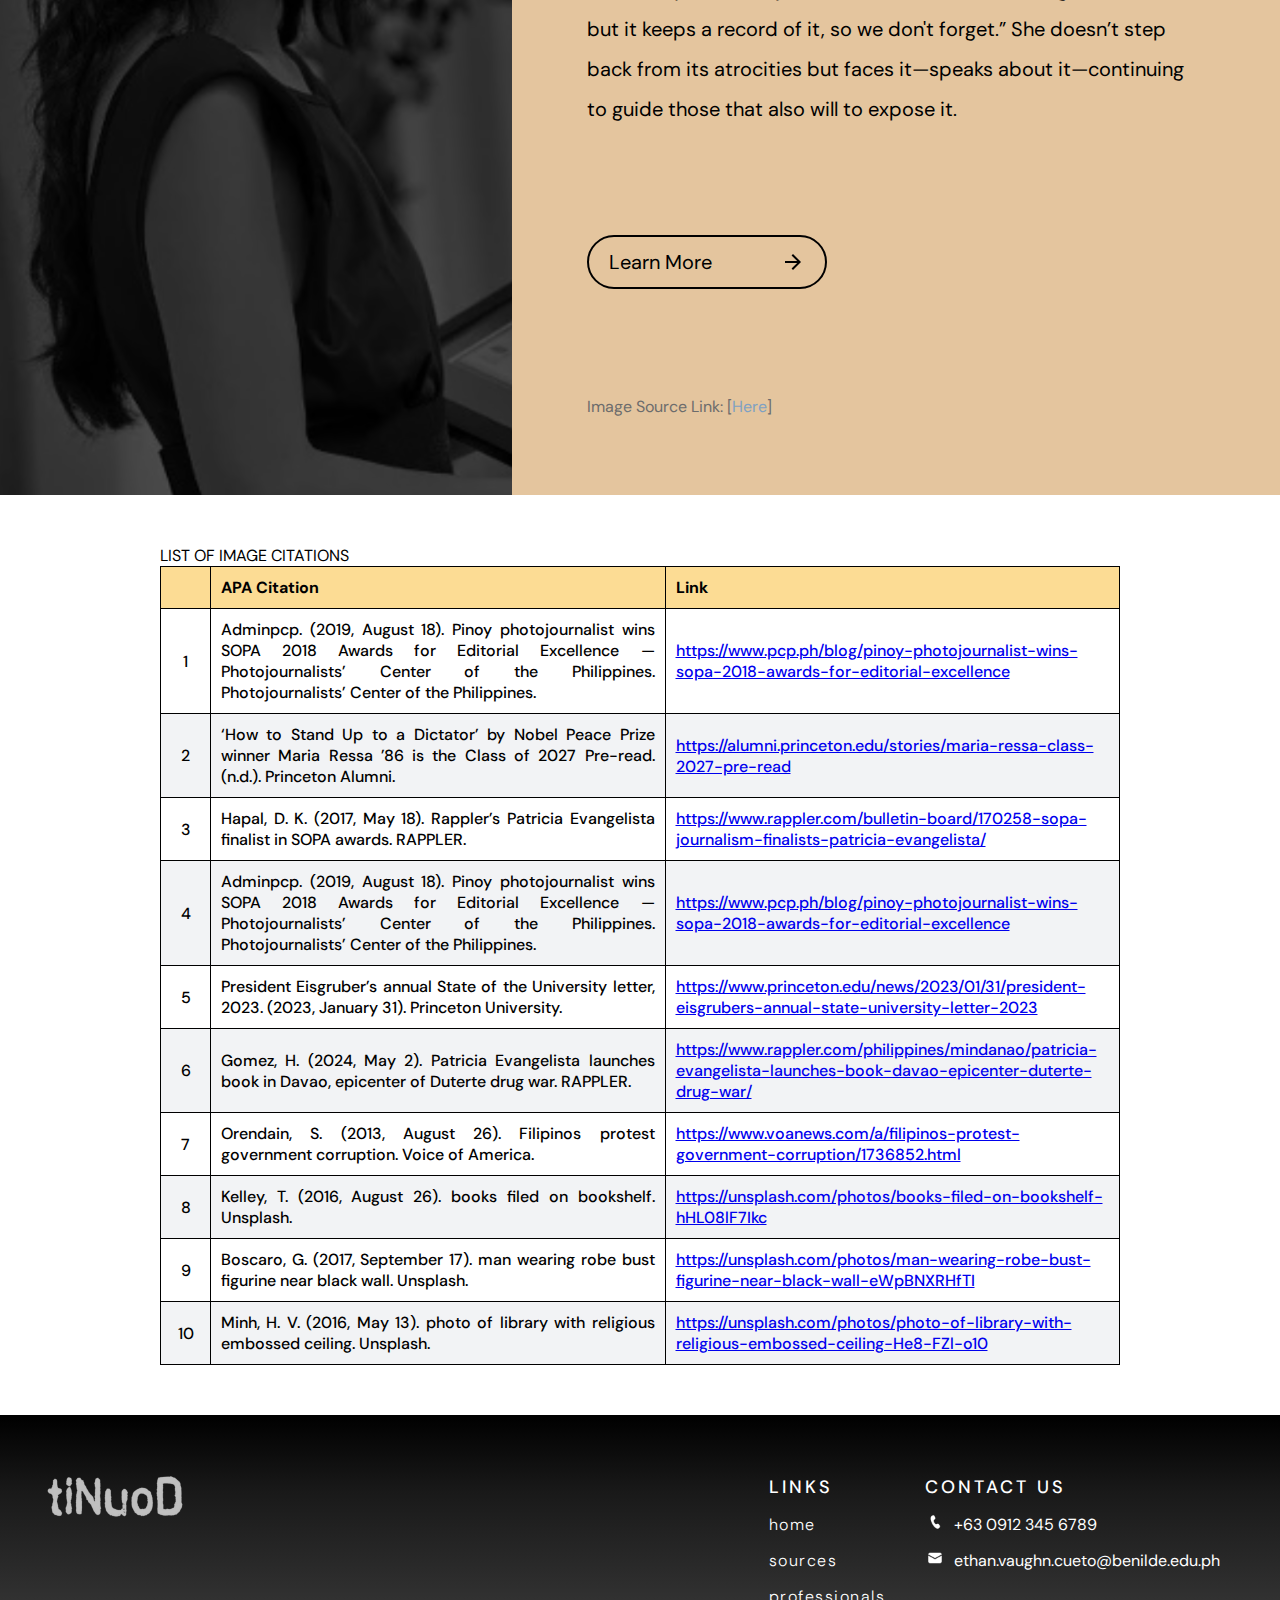
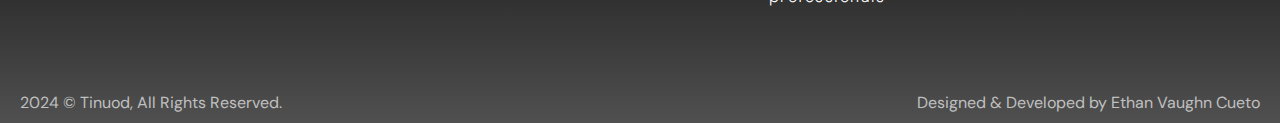
<file: professionals.html>
<!DOCTYPE html>
<html lang="en">

<head>
    <meta charset="UTF-8">
    <meta name="viewport" content="width=device-width, initial-scale=1.0">
    <title>Tinuod</title>
    <link rel="stylesheet" href="css/style.css">
    <link rel="icon" type="image/x-icon" href="images/tinuod.png">
    <link rel="preconnect" href="https://fonts.googleapis.com">
    <link rel="preconnect" href="https://fonts.gstatic.com" crossorigin>
    <link href="https://fonts.googleapis.com/css2?family=DM+Sans:ital,opsz,wght@0,9..40,100..1000;1,9..40,100..1000&family=Inconsolata:wght@200..900&family=Libre+Bodoni:ital,wght@0,400..700;1,400..700&display=swap" rel="stylesheet">
</head>

<body>
    <nav id="navBar">
        <ul class="sideBar">
            <li onclick="hideSidebar()">
                <a href="#"><svg xmlns="http://www.w3.org/2000/svg" height="24px" viewBox="0 -960 960 960" width="24px" fill="#ffffff"><path d="m256-200-56-56 224-224-224-224 56-56 224 224 224-224 56 56-224 224 224 224-56 56-224-224-224 224Z"/></svg></a>
            </li>
            <li class="uppercase">
                <a href="index.html"><img src="images/icons8/icons8-home.svg" alt="Home" class="icon homeIcon">Home</a>
            </li>
            <li>
                <a href="sources.html" class="uppercase"><img src="images/icons8/icons8-books-96.png" alt="Books" class="icon">Sources</a>
            </li>
            <li>
                <a href="professionals.html" class="uppercase"><img src="images/icons8/icons8-team-96.png" alt="Team" class="icon">Professionals</a>
            </li>
        </ul>
        <ul>
            <li>
                <a href="index.html"><img src="images/logo1.png" alt="Tinuod"></a>
            </li>
            <li class="uppercase hideOnMobile">
                <a href="index.html"><img src="images/icons8/icons8-home.svg" alt="Home" class="icon">Home</a>
            </li>
            <li>
                <a href="sources.html" class="uppercase hideOnMobile"><img src="images/icons8/icons8-books-96.png" alt="Books" class="icon">Sources</a>
            </li>
            <li>
                <a href="professionals.html" class="uppercase hideOnMobile"><img src="images/icons8/icons8-team-96.png" alt="Team" class="icon">Professionals</a>
            </li>
            <li class="hideButton" onclick="showSidebar()">
                <a href="#"><svg xmlns="http://www.w3.org/2000/svg" height="24px" viewBox="0 -960 960 960" width="24px" fill="#ffffff"><path d="M120-240v-80h720v80H120Zm0-200v-80h720v80H120Zm0-200v-80h720v80H120Z"/></svg></a>
            </li>
        </ul>
    </nav>
    <header class="professionalsInTheFieldHeader" id="header">
        <article class="professionalsInTheFieldBg">
            <img class="professionalsBgImage" src="images/professionalsBg.png" alt="Professionals in the Field">
            <div class="professionalsInTheFieldContent">
                <div class="backgroundText">
                    <svg xmlns="http://www.w3.org/2000/svg" height="auto" viewBox="0 -960 960 960" width="8%" fill="#FFFFFF"><path d="m385-412 36-115-95-74h116l38-119 37 119h117l-95 74 35 115-94-71-95 71ZM244-40v-304q-45-47-64.5-103T160-560q0-136 92-228t228-92q136 0 228 92t92 228q0 57-19.5 113T716-344v304l-236-79-236 79Zm236-260q109 0 184.5-75.5T740-560q0-109-75.5-184.5T480-820q-109 0-184.5 75.5T220-560q0 109 75.5 184.5T480-300ZM304-124l176-55 176 55v-171q-40 29-86 42t-90 13q-44 0-90-13t-86-42v171Zm176-86Z"/></svg>
                    <h1>Professionals in the Field</h1>
                    <p>
                        There are those willing enough to step up and speak up. It is a website that catches the attention even to those malicious, even they know that, but bravely they teach for all to learn how to identify the discredited and ill intent, and to learn why they
                        themselves continue to fight.
                    </p>
                </div>
                <div class="scrollDownBtn uppercase">
                    <a href="#fernandoSepe" class="scrollDownBtn">scroll down to continue<svg xmlns="http://www.w3.org/2000/svg" height="24px" viewBox="0 -960 960 960" width="24px" fill="#FFFFFF"><path d="M480-344 240-584l56-56 184 184 184-184 56 56-240 240Z"/></svg></a>
                </div>
            </div>
        </article>
    </header>
    <main>

        <!--Fernando Sepe Jr-->

        <section id="fernandoSepe" class="professionalSection">
            <div class="professionalImgContainer">
                <a href="https://www.pcp.ph/blog/pinoy-photojournalist-wins-sopa-2018-awards-for-editorial-excellence" target="_blank"><img src="images/fernando_sepe.jpg" alt="Fernando Sepe Jr" srcset="" class="professionalImg"></a>
            </div>
            <div class="professionalInfoContainer">
                <div class="professionalInfo">
                    <h2>Fernando Sepe Jr.</h2>
                    <h3>Deputy Editor for Multimedia of ABS-CBN News</h3>
                    <hr>
                    <div>   
                        <p>Leading the Multimedia Unit as Deputy Editor of ABS-CBN, Fernando Sepe Jr., a photo journalist, is known to have documented and reported the drug war, which up until today teaches and mentors actively of how to capture this, poignantly and rousing vigilance for the people.</p>
                    </div>
                </div>
                <div class="learnMoreBtnWrapper">
                    <a href="https://www.pcp.ph/blog/pinoy-photojournalist-wins-sopa-2018-awards-for-editorial-excellence" target="_blank" class="learnMoreBtn"><span>Learn More</span><svg xmlns="http://www.w3.org/2000/svg" height="24px" viewBox="0 -960 960 960" width="24px" fill="#FFFFFF"><path d="M647-440H160v-80h487L423-744l57-56 320 320-320 320-57-56 224-224Z"/></svg></a>
                </div>
                <div class="imgSrcLinkWrapper">
                    <span>Image Source Link: [<a href="https://images.squarespace-cdn.com/content/v1/5d360066690f4000010e561c/1563820587730-YN0GVKSG0UEU59DQRTH8/20180801-jun-sepe-ms-1.jpg?format=2500w" target="_blank" class="imgSrcLink">Here</a>]</span>
                </div>
            </div>
        </section>

        <!--Maria Ressa-->

        <section id="mariaRessa" class="professionalSection">
            <div class="professionalImgContainer">
                <a href="https://www.rappler.com/author/maria-a-ressa/" target="_blank"><img src="images/maria-ressa.jpg" alt="Maria Ressa" srcset="" class="professionalImg"></a>
            </div>
            <div class="professionalInfoContainer">
                <div class="professionalInfo">
                    <h2>Maria Ressa</h2>
                    <h3>Co-Founder & CEO of Rappler</h3>
                    <hr>
                    <div>   
                        <p>Maria Ressa, well-respected for facing Duterte and questioning his methods; investigates and further does so through
                            addressing corruption in an unbiased manner. She appealed her own when she was convicted in cyber libel This is the reason she is a notable public figure, With that, of course, is her leadership as the co-founder and CEO of Rappler.</p>
                    </div>
                </div>
                <div class="learnMoreBtnWrapper">
                    <a href="https://www.rappler.com/author/maria-a-ressa/" target="_blank" class="learnMoreBtn"><span>Learn More</span><svg xmlns="http://www.w3.org/2000/svg" height="24px" viewBox="0 -960 960 960" width="24px" fill="#FFFFFF"><path d="M647-440H160v-80h487L423-744l57-56 320 320-320 320-57-56 224-224Z"/></svg></a>
                </div>
                <div class="imgSrcLinkWrapper">
                    <span>Image Source Link: [<a href="https://alumni.princeton.edu/sites/default/files/styles/29_27__1160x1080/public/2023-04/mariaressa_2100x_040623.jpg?h=1d5571a0&itok=yjQ5Qfae" target="_blank" class="imgSrcLink">Here</a>]</span>
                </div>
            </div>
        </section>

        <!--Patricia Evangelista-->

        <section id="patriciaEvangelista" class="professionalSection">
            <div class="professionalImgContainer">
                <a href="https://www.rappler.com/voices/newsletters/patricia-evangelista/" target="_blank"><img src="images/patricia_evangelista.png" alt="Patricia Evangelista" srcset="" class="professionalImg"></a>
            </div>
            <div class="professionalInfoContainer">
                <div class="professionalInfo">
                    <h2>Patricia Evangelista</h2>
                    <h3>Filipino Trauma Journalist & Documentary Filmmaker</h3>
                    <hr>
                    <div>   
                        <p><span>Patricia Evangelista is a fantastic example of this. Her focus on journalism despite dangerous conditions—reporting and writing—even defining the atrocities and dangers of the drug war.</span>
                            <span>In her words “My faith is in journalism. Not that it will change the world, but it keeps a record of it, so we don't forget.” She doesn’t step back from its atrocities but faces it—speaks about it—continuing to guide those that also will to expose it.</span></p>
                    </div>
                </div>
                <div class="learnMoreBtnWrapper">
                    <a href="https://www.rappler.com/voices/newsletters/patricia-evangelista/" target="_blank" class="learnMoreBtn"><span>Learn More</span><svg xmlns="http://www.w3.org/2000/svg" height="24px" viewBox="0 -960 960 960" width="24px" fill="#FFFFFF"><path d="M647-440H160v-80h487L423-744l57-56 320 320-320 320-57-56 224-224Z"/></svg></a>
                </div>
                <div class="imgSrcLinkWrapper">
                    <span>Image Source Link: [<a href="https://i.ytimg.com/vi/ni1x6k7q6bc/maxresdefault.jpg" target="_blank" class="imgSrcLink">Here</a>]</span>
                </div>
            </div>
        </section>

        <!--References / Citations -->

        <section id="citationSection">
            <div class="tableContainer">
                <table>
                    <caption>List of Image Citations</caption>
                    <thead>
                        <tr>
                            <th scope="col"></th>
                            <th scope="col">APA Citation</th>
                            <th scope="col">Link</th>
                        </tr>
                    </thead>
                    <tbody>
                        <tr>
                            <th>1</th>
                            <th>Adminpcp. (2019, August 18). Pinoy photojournalist wins SOPA 2018 Awards for Editorial Excellence — Photojournalists’ Center of the Philippines. Photojournalists’ Center of the Philippines.</th>
                            <th><a href="https://www.pcp.ph/blog/pinoy-photojournalist-wins-sopa-2018-awards-for-editorial-excellence" target="_blank" rel="noopener noreferrer">https://www.pcp.ph/blog/pinoy-photojournalist-wins-sopa-2018-awards-for-editorial-excellence</a></th>
                        </tr>
                        <tr>
                            <th>2</th>
                            <th>‘How to Stand Up to a Dictator’ by Nobel Peace Prize winner Maria Ressa ’86 is the Class of 2027 Pre-read. (n.d.). Princeton Alumni.</th>
                            <th><a href="https://alumni.princeton.edu/stories/maria-ressa-class-2027-pre-read" target="_blank" rel="noopener noreferrer">https://alumni.princeton.edu/stories/maria-ressa-class-2027-pre-read</a></th>
                        </tr>
                        <tr>
                            <th>3</th>
                            <th>Hapal, D. K. (2017, May 18). Rappler’s Patricia Evangelista finalist in SOPA awards. RAPPLER.</th>
                            <th><a href="https://www.rappler.com/bulletin-board/170258-sopa-journalism-finalists-patricia-evangelista/" target="_blank" rel="noopener noreferrer">https://www.rappler.com/bulletin-board/170258-sopa-journalism-finalists-patricia-evangelista/</a></th>
                        </tr>
                        <tr>
                            <th>4</th>
                            <th>Adminpcp. (2019, August 18). Pinoy photojournalist wins SOPA 2018 Awards for Editorial Excellence — Photojournalists’ Center of the Philippines. Photojournalists’ Center of the Philippines.</th>
                            <th><a href="https://www.pcp.ph/blog/pinoy-photojournalist-wins-sopa-2018-awards-for-editorial-excellence" target="_blank" rel="noopener noreferrer">https://www.pcp.ph/blog/pinoy-photojournalist-wins-sopa-2018-awards-for-editorial-excellence</a></th>
                        </tr>
                        <tr>
                            <th>5</th>
                            <th>President Eisgruber’s annual State of the University letter, 2023. (2023, January 31). Princeton University.</th>
                            <th><a href="https://www.princeton.edu/news/2023/01/31/president-eisgrubers-annual-state-university-letter-2023" target="_blank" rel="noopener noreferrer">https://www.princeton.edu/news/2023/01/31/president-eisgrubers-annual-state-university-letter-2023</a></th>
                        </tr>
                        <tr>
                            <th>6</th>
                            <th>Gomez, H. (2024, May 2). Patricia Evangelista launches book in Davao, epicenter of Duterte drug war. RAPPLER.</th>
                            <th><a href="https://www.rappler.com/philippines/mindanao/patricia-evangelista-launches-book-davao-epicenter-duterte-drug-war/" target="_blank" rel="noopener noreferrer">https://www.rappler.com/philippines/mindanao/patricia-evangelista-launches-book-davao-epicenter-duterte-drug-war/</a></th>
                        </tr>
                        <tr>
                            <th>7</th>
                            <th>Orendain, S. (2013, August 26). Filipinos protest government corruption. Voice of America.</th>
                            <th><a href="https://www.voanews.com/a/filipinos-protest-government-corruption/1736852.html" target="_blank" rel="noopener noreferrer">https://www.voanews.com/a/filipinos-protest-government-corruption/1736852.html</a></th>
                        </tr>
                        <tr>
                            <th>8</th>
                            <th>Kelley, T. (2016, August 26). books filed on bookshelf. Unsplash.</th>
                            <th><a href="https://unsplash.com/photos/books-filed-on-bookshelf-hHL08lF7Ikc" target="_blank" rel="noopener noreferrer">https://unsplash.com/photos/books-filed-on-bookshelf-hHL08lF7Ikc</a></th>
                        </tr>
                        <tr>
                            <th>9</th>
                            <th>Boscaro, G. (2017, September 17). man wearing robe bust figurine near black wall. Unsplash.</th>
                            <th><a href="https://unsplash.com/photos/man-wearing-robe-bust-figurine-near-black-wall-eWpBNXRHfTI" target="_blank" rel="noopener noreferrer">https://unsplash.com/photos/man-wearing-robe-bust-figurine-near-black-wall-eWpBNXRHfTI</a></th>
                        </tr>
                        <tr>
                            <th>10</th>
                            <th>Minh, H. V. (2016, May 13). photo of library with religious embossed ceiling. Unsplash.</th>
                            <th><a href="https://unsplash.com/photos/photo-of-library-with-religious-embossed-ceiling-He8-FZl-o10" target="_blank" rel="noopener noreferrer">https://unsplash.com/photos/photo-of-library-with-religious-embossed-ceiling-He8-FZl-o10</a></th>
                        </tr>
                    </tbody>
                </table>
            </div>
        </section>

    </main>
    <footer class="footerOnMobile">
        <section class="topFooter topFooterOnMobile">
            <div>
                <div>
                    <a href="index.html"><img src="images/logo2.png" alt="Tinuod" srcset="" class="logo"></a>
                </div>
            </div>
            <div class="footerContent footerContentOnMobile">
                <div class="linksContainer">
                    <h4 class="uppercase">Links</h4>
                    <div class="linksMenu">
                        <ul class="linksMenuOnMobile">
                            <li>
                                <a href="index.html" class="lowercase">Home</a>
                            </li>
                            <li class="showOnLinksMobile">|</li>
                            <li>
                                <a href="sources.html" class="lowercase">Sources</a>
                            </li>
                            <li class="showOnLinksMobile">|</li>
                            <li>
                                <a href="professionals.html" class="lowercase">Professionals</a>
                            </li>
                        </ul>
                    </div>
                </div>
                <div class="contactInfoContainer">
                    <h4 class="uppercase">Contact Us</h4>
                    <div class="contactInfo">
                        <ul>
                            <li>
                                <img src="images/icons8/icons8-phone-96.png" alt="Phone" class="icon"> +63 0912 345 6789
                            </li>
                            <li>
                                <img src="images/icons8/icons8-mail-96.png" alt="Mail" class="icon"> ethan.vaughn.cueto@benilde.edu.ph
                            </li>
                        </ul>
                    </div>
                </div>
            </div>
        </section>
        <section class="bottomFooter bottomFooterOnMobile">
            <div class="copyrightLabel"><span>2024 &copy; Tinuod, All Rights Reserved.</span></div>
            <div class="developerInfo"><span>Designed & Developed by Ethan Vaughn Cueto</span></div>
        </section>
    </footer>
    <script>
        function showSidebar() {
            const sideBar = document.querySelector('.sideBar');
            sideBar.style.display = 'flex';
        }

        function hideSidebar() {
            const sideBar = document.querySelector('.sideBar');
            sideBar.style.display = 'none';
        }
    </script>
</body>

</html>
</file>
<file: css/style.css>
* {
  margin: 0;
  padding: 0;
  box-sizing: border-box;
}

:root {
  --primary-font: "BodoniXT", serif;
  --secondary-font: "DM Sans", sans-serif;
  --tertiary-font: "Inconsolata", monospace;
  --logo-font: "Stamp RSPK One";
  --color-black: #000;
  --color-matte-black: #28282b;
  --color-matte-black-2: #1c1c1c;
  --color-white: #fff;
  --color-off-white: #f2f3f5;
  --color-maroon: #ac2525;
  --color-dark-maroon: #820300;
  --color-very-light-grey: #d1d1d1;
  --color-light-grey: #c0c0c0;
  --color-dark-grey: #505050;
  --color-dark-grey-2: #6c6c6c;
  --color-brass: #e4c59e;
  --color-beige: #f8fae5;
  --color-brown: #803d3b;
  --color-coffee: #f1dbbf;
  --color-red: #ff4c4c;
  --color-green: #80af81;
  --color-blue: #7fa1c3;
  --color-orange: #ef9c66;
  --color-cyan: #78aba8;
  --color-gold: #fcdc94;
}

body {
  min-height: 100vh;
  min-width: 100%;
  font-family: var(--secondary-font);
}

a {
  cursor: pointer;
  text-decoration: none;
}

span {
  font-size: inherit;
}

p,
h1,
h2,
h3,
h4,
h5,
h6 {
  overflow-wrap: break-word;
}

.uppercase {
  text-transform: uppercase;
}

.lowercase {
  text-transform: lowercase;
}

.bold {
  font-weight: 600;
}

.hideButton {
  display: none;
}

h1 {
  font-family: var(--primary-font);
  font-size: 76px;
  font-weight: 500;
}

nav .logoDiv ul img {
  height: auto;
  width: 5rem;
}

nav {
  width: 100%;
  background-color: var(--color-maroon);
  box-shadow: 3px 3px 5px rgba(0, 0, 0, 0.2);
  font-family: var(--tertiary-font);
  position: sticky;
  top: 0;
  overflow: hidden;
  z-index: 9999;
}

nav ul {
  width: 100%;
  list-style: none;
  display: flex;
  align-items: center;
  justify-content: flex-end;
}

nav li {
  height: 5em;
}

nav li:first-child {
  margin-right: auto;
}

nav li:first-child img {
  height: auto;
  width: 5em;
}

nav a {
  height: 100%;
  padding: 0 30px;
  text-decoration: none;
  color: var(--color-white);
  display: flex;
  align-items: center;
  transition: 0.2s ease-in-out;
}

nav a .icon {
  height: auto;
  width: 20px;
  padding: 0 2px;
  margin-right: 15px;
}

nav li:not(:first-child) a:hover {
  background-color: var(--color-dark-maroon);
}

.sideBar {
  position: fixed;
  top: 0;
  right: 0;
  height: 100vh;
  width: 250px;
  z-index: 999;
  box-shadow: -10px 0 10px rgba(0, 0, 0, 0.1);
  display: none;
  flex-direction: column;
  align-items: flex-start;
  justify-content: flex-start;
  /* From https://css.glass */
  background: rgba(172, 37, 37, 0.5);
  box-shadow: 0 4px 30px rgba(0, 0, 0, 0.1);
  backdrop-filter: blur(15.7px);
  -webkit-backdrop-filter: blur(15.7px);
}

.sideBar li,
.sideBar a {
  width: 100%;
}

header .headerBg,
header .sourcesBg,
header .associatedWebsitesBg,
header .literatureBg,
header .professionalsInTheFieldBg {
  height: 100vh;
  position: relative;
  text-align: center;
}

header img,
header article img {
  height: 100%;
  width: 100%;
  filter: brightness(20%);
  background-repeat: no-repeat;
  background-size: cover;
  background-position: center;
  object-position: center;
  object-fit: cover;
}

header .headerContent,
header .sourcesContent,
header .professionalsInTheFieldContent,
header .assocWebHeaderContent,
header .literatureHeaderContent {
  position: absolute;
  top: 50%;
  left: 50%;
  transform: translate(-50%, -50%);
  width: 100%;
  display: flex;
  flex-direction: column;
  align-items: center;
  justify-content: center;
}

header .headerContent .backgroundText {
  font-family: var(--primary-font);
  font-size: 76px;
  display: block;
  color: var(--color-white);
}

header .headerContent .proceedBtnDiv,
.scrollDownBtn {
  width: 100%;
  padding: 20px 40px;
  margin-top: 20px;
  display: flex;
  align-items: center;
  justify-content: center;
}

header .headerContent .proceedBtnDiv a {
  width: 10rem;
  font-family: var(--tertiary-font);
  display: flex;
  flex-direction: row;
  align-items: center;
  justify-content: center;
  text-decoration: none;
  color: var(--color-white);
  letter-spacing: 2px;
  transition: 0.5s ease-in-out;
}

header .headerContent .proceedBtnDiv a:hover {
  text-decoration: underline;
}

header .headerBg .backgroundText span {
  color: var(--color-maroon);
  font-size: inherit;
}

.introSection {
  min-height: 100vh;
  width: 100%;
  background-color: var(--color-white);
  display: flex;
  align-items: center;
  justify-content: space-evenly;
  padding: 50px 20px;
  font-size: 1.5em;
}

.introSection .introContent {
  display: flex;
  flex-direction: column;
  align-items: flex-start;
  justify-content: center;
  -webkit-box-ordinal-group: 1;
  -moz-box-ordinal-group: 1;
  -ms-flex-order: 1;
  -webkit-order: 1;
  order: 1;
  color: var(--color-black);
}

.introSection .imgDiv {
  -webkit-box-ordinal-group: 2;
  -moz-box-ordinal-group: 2;
  -ms-flex-order: 2;
  -webkit-order: 2;
  order: 2;
}

.introSection h1 {
  color: var(--color-maroon);
}

.introSection p,
.aboutSection p {
  margin: 20px 0;
}

.aboutSection {
  min-height: 100vh;
  width: 100%;
  display: flex;
  align-items: center;
  justify-content: space-evenly;
  background-color: var(--color-maroon);
  color: var(--color-white);
  font-size: 1.5em;
  padding: 50px 20px;
}

.introSection .introContent,
.aboutSection .aboutContent {
  width: 40%;
}

.introSection .imgDiv img,
.aboutSection .imgDiv img {
  height: auto;
  width: 400px;
}

.aboutContent p span {
  font-weight: bold;
  font-style: italic;
}

footer {
  height: 100%;
  width: 100%;
  background-image: linear-gradient(
    to bottom,
    #000000,
    #191919,
    #2a2a2a,
    #3c3c3c,
    #505050
  );
  color: var(--color-white);
  display: flex;
  flex-direction: column;
  justify-content: center;
  z-index: 9999;
}

.topFooter {
  display: flex;
  align-items: flex-start;
  justify-content: space-between;
  padding: 60px 40px;
}

.topFooter .logo {
  height: auto;
  width: 150px;
}

.topFooter .footerContent {
  display: flex;
  align-items: flex-start;
  justify-content: space-between;
}

.topFooter .footerContent h4 {
  font-size: 18px;
  font-weight: 500;
  letter-spacing: 3px;
  margin-bottom: 15px;
}

.topFooter .footerContent li {
  list-style-type: none;
  margin: 15px 0;
}

.topFooter .footerContent a {
  color: var(--color-white);
  font-weight: 300;
  letter-spacing: 1.5px;
  text-decoration: none;
  transition: all 0.3s ease-in;
}

.linksContainer a:hover {
  color: var(--color-maroon);
}

.linksContainer,
.contactInfoContainer {
  padding: 0 20px;
}

.contactInfoContainer .contactInfo .icon {
  height: auto;
  width: 20px;
  padding: 0 2px;
  margin-right: 5px;
}

.bottomFooter {
  color: var(--color-light-grey);
  display: flex;
  justify-content: space-between;
  padding: 10px 20px;
}

.showOnLinksMobile {
  display: none;
}

/***sources.html****/

.sourcesBg {
  height: 100vh;
}

.sourcesContent {
  color: var(--color-white);
}

.sourcesContent h1 {
  color: var(--color-brass);
  padding: 5px 0;
}

.sourcesContent .backgroundText {
  font-size: 20px;
  display: flex;
  flex-direction: column;
  align-items: center;
}

.sourcesContent .backgroundText p {
  line-height: 1.5;
  margin: 15px 0;
  width: 60%;
}

.sourcesBtnContainer {
  padding: 25px 0;
  display: flex;
  flex-direction: column;
  align-items: center;
  gap: 20px;
  width: 100%;
}

.topSource {
  display: flex;
  gap: 20px;
}

a.sourceLink {
  font-family: var(--tertiary-font);
  font-weight: 400;
  font-size: 18px;
  color: var(--color-white);
  text-decoration: none;
  display: flex;
  flex-direction: row;
  align-items: center;
  justify-content: center;
  gap: 10px;
  border-radius: 100px;
  padding: 10px 25px;
  width: 100%;
  background: rgb(98, 98, 98);
  background: linear-gradient(
    0deg,
    rgba(98, 98, 98, 0.7459954233409611) 15%,
    rgba(49, 49, 49, 0.7459954233409611) 100%
  );
  -webkit-backdrop-filter: blur(10px);
  backdrop-filter: blur(10px);
  border: 1px solid rgba(255, 255, 255, 0.3);
  transition: all 0.5s ease;
}

.sourceIcon {
  padding: 6px 0;
}

.sourceText {
  text-align: left;
  width: 100%;
}

a.sourceLink:hover {
  background: rgb(104, 104, 104);
  background: linear-gradient(
    0deg,
    rgba(104, 104, 104, 0.5034324942791761) 15%,
    rgba(255, 255, 255, 0.49656750572082375) 100%
  );
  border: 0.5px solid white;
  transition: all 0.5s ease;
}

.sourceSection {
  background-color: var(--color-matte-black);
  height: 100vh;
}

#siteLinkSection {
  min-height: 100vh;
  width: 100%;
  background-color: var(--color-very-light-grey);
  display: flex;
  flex-direction: column;
  align-items: center;
  justify-content: center;
  padding: 80px 100px;
}

header.literatureHeader h1,
header.associatedWebsitesHeader h1 {
  color: var(--color-coffee);
}

.roundedLogo {
  height: auto;
  width: 150px;
  border-radius: 100%;
  object-position: center;
}

.sectionHeader {
  width: 100%;
  display: flex;
  gap: 10px;
  align-items: center;
  justify-content: inherit;
  align-self: flex-start;
  padding: 10px 50px;
}

.sectionHeader h2 {
  font-size: 180%;
  font-weight: 600;
}

.siteLinksContainer {
  max-width: 1200px;
}

.siteLinksContainer {
  width: 100%;
  display: flex;
  flex-direction: column;
  align-items: center;
  justify-content: center;
  gap: 40px;
  padding: 50px;
}

.siteLinkCard {
  border-radius: 15px;
  min-height: 100%;
  width: 100%;
  background: var(--color-white);
  box-shadow: -1px 5px 4px -2px rgba(0, 0, 0, 0.24);
  -webkit-box-shadow: -1px 5px 4px -2px rgba(0, 0, 0, 0.24);
  -moz-box-shadow: -1px 5px 4px -2px rgba(0, 0, 0, 0.24);
  padding: 20px 30px;
  display: flex;
  flex-direction: row;
  gap: 20px;
}

.siteLinkCard h3 {
  font-size: 130%;
  font-weight: 500;
}

.siteDescription {
  width: 100%;
}

.siteLinkCard p {
  text-align: justify;
  white-space: pre-line;
  line-height: 1.25;
  width: 100%;
}

.siteLinkCard .siteDescription p span {
  display: block;
}

.siteLinkBtn {
  width: 65%;
  align-self: flex-end;
  justify-self: flex-end;
  display: flex;
  flex-direction: row;
  align-items: center;
  justify-content: flex-end;
}

.siteLinkBtn a {
  display: flex;
  align-items: center;
  justify-content: center;
  gap: 5px;
}

.siteLinkCard p,
.siteLinkCard a {
  font-size: 100%;
}

.siteInfo {
  display: flex;
  flex-direction: column;
  justify-content: space-between;
}

.siteInfo p {
  color: var(--color-dark-grey-2);
}

.siteLogo {
  align-self: center;
}

.scrollDownBtn a {
  width: 60%;
  font-family: var(--tertiary-font);
  display: flex;
  flex-direction: row;
  align-items: center;
  justify-content: center;
  text-decoration: none;
  color: var(--color-white);
  letter-spacing: 2px;
  transition: 0.5s ease-in-out;
}

.scrollDownBtn a:hover {
  text-decoration: underline;
}

/** Literature & Associated Websites **/

.assocWebHeaderContent,
.literatureHeaderContent {
  color: var(--color-white);
}

.assocWebHeaderContent .backgroundText,
.literatureHeaderContent .backgroundText {
  display: flex;
  flex-direction: column;
  align-items: center;
  justify-content: flex-start;
  gap: 1em;
}

.assocWebHeaderContent .backgroundText h1,
.literatureHeaderContent .backgroundText h1 {
  font-size: 400%;
}

.assocWebHeaderContent .backgroundText p,
.literatureHeaderContent .backgroundText p {
  width: 60%;
  font-size: 120%;
}

.literatureHeaderContent .backgroundText p {
  white-space: pre-wrap;
  line-height: 1;
}

.literatureHeaderContent .backgroundText p span {
  display: block;
}

.siteLinkCard .siteTitle p {
  color: var(--color-light-grey);
}

/* Professionals Header */

header .professionalsInTheFieldContent .backgroundText {
  color: var(--color-white);
  display: flex;
  flex-direction: column;
  align-items: center;
  justify-content: center;
  width: 100%;
  gap: 10px;
}

header .professionalsInTheFieldContent .backgroundText h1 {
  font-size: 72px;
  color: var(--color-gold);
}

header .professionalsInTheFieldContent .backgroundText p {
  font-size: 20px;
  width: 75%;
  line-height: 1.5;
}

/* Professionals Main 1024px~ */

section.professionalSection {
  height: 100%;
  display: flex;
  flex-direction: row; /* column on mobile */
}

section.professionalSection:nth-of-type(1) {
  background: var(--color-coffee);
}

section.professionalSection:nth-of-type(2) {
  color: var(--color-white);
  background: var(--color-brown);
}

section.professionalSection:nth-of-type(3) {
  background: var(--color-brass);
}

section .professionalImg {
  min-height: 100%;
  height: 100vh;
  width: 40vw;
  object-fit: cover;
  background-size: cover;
  filter: grayscale(100%) brightness(30%);
  transition: filter 0.5s ease-in-out;
  cursor: pointer;
}

section .professionalImg:hover {
  filter: grayscale(0%) brightness(100%);
}

.professionalInfoContainer {
  display: flex;
  flex-direction: column;
  justify-content: space-around;
  padding: 25px 75px;
  width: 100%;
}

.professionalInfo {
  display: flex;
  flex-direction: column;
  gap: 10px;
  width: 100%;
}

.professionalInfo hr {
  margin: 20px 0;
  border: 1px solid var(--color-black);
  width: 100%;
  outline: none;
}

section.professionalSection:nth-of-type(2) .professionalInfo hr {
  border: 1px solid var(--color-white);
}

.professionalInfo h2 {
  font-family: var(--primary-font);
  font-size: 72px;
  font-weight: 500;
  color: inherit;
}

.professionalInfo h3 {
  font-family: var(--secondary-font);
  font-size: 20px;
  font-weight: 400;
  color: var(--color-dark-grey);
}

section.professionalSection:nth-of-type(2) .professionalInfo h3 {
  color: var(--color-very-light-grey);
}

.professionalInfo p,
.professionalInfo a {
  font-size: 20px;
  color: var(--color-black);
}

section.professionalSection:nth-of-type(2) .professionalInfo p,
.professionalInfo a {
  color: var(--color-white);
}

.professionalInfo p {
  line-height: 2;
  text-align: left;
}

.learnMoreBtnWrapper {
  width: 100%;
}

.learnMoreBtnWrapper a,
.imgSrcLinkWrapper span {
  font-size: 20px;
}

section.professionalSection:nth-of-type(2) .learnMoreBtnWrapper a,
.imgSrcLinkWrapper span {
  color: var(--color-white);
}

/*Fernando Sepe*/
.professionalSection:nth-of-type(1) .learnMoreBtnWrapper a {
  font-weight: 400;
  display: flex;
  flex-direction: row;
  align-items: center;
  justify-content: space-between;
  color: var(--color-black);
  border: 2px solid var(--color-black);
  border-radius: 100px;
  background-image: -webkit-linear-gradient(30deg, #000 50%, transparent 50%);
  background-image: linear-gradient(30deg, #000 50%, transparent 50%);
  background-size: 600px;
  background-repeat: no-repeat;
  background-position: 100%;
  -webkit-transition: background 300ms ease-in-out;
  transition: background 300ms ease-in-out;
  width: 12em;
  padding: 12px 20px;
}

.professionalSection:nth-of-type(1) .learnMoreBtnWrapper a:hover {
  font-weight: 400;
  background-position: 0%;
  color: var(--color-coffee);
}

.professionalSection:nth-of-type(1) .learnMoreBtnWrapper a svg {
  fill: var(--color-black);
}

.professionalSection:nth-of-type(1) .learnMoreBtnWrapper a:hover svg {
  fill: var(--color-coffee);
}

/*Maria Ressa*/
.professionalSection:nth-of-type(2) .learnMoreBtnWrapper a {
  font-weight: 400;
  display: flex;
  flex-direction: row;
  align-items: center;
  justify-content: space-between;
  color: var(--color-white);
  border: 2px solid var(--color-white);
  border-radius: 100px;
  background-image: -webkit-linear-gradient(30deg, #fff 50%, transparent 50%);
  background-image: linear-gradient(30deg, #fff 50%, transparent 50%);
  background-size: 600px;
  background-repeat: no-repeat;
  background-position: 100%;
  -webkit-transition: background 300ms ease-in-out;
  transition: background 300ms ease-in-out;
  width: 12em;
  padding: 12px 20px;
}

.professionalSection:nth-of-type(2) .learnMoreBtnWrapper a:hover {
  font-weight: 500;
  background-position: 0%;
  color: var(--color-brown);
}

.professionalSection:nth-of-type(2) .learnMoreBtnWrapper a svg {
  fill: var(--color-white);
}

.professionalSection:nth-of-type(2) .learnMoreBtnWrapper a:hover svg {
  fill: var(--color-brown);
}

/*Patricia Evangelista*/
.professionalSection:nth-of-type(3) .learnMoreBtnWrapper a {
  font-weight: 400;
  display: flex;
  flex-direction: row;
  align-items: center;
  justify-content: space-between;
  color: var(--color-black);
  border: 2px solid var(--color-black);
  border-radius: 100px;
  background-image: -webkit-linear-gradient(30deg, #000 50%, transparent 50%);
  background-image: linear-gradient(30deg, #000 50%, transparent 50%);
  background-size: 600px;
  background-repeat: no-repeat;
  background-position: 100%;
  -webkit-transition: background 300ms ease-in-out;
  transition: background 300ms ease-in-out;
  width: 12em;
  padding: 12px 20px;
}

.professionalSection:nth-of-type(3) .learnMoreBtnWrapper a:hover {
  font-weight: 400;
  background-position: 0%;
  color: var(--color-brass);
}

.professionalSection:nth-of-type(3) .learnMoreBtnWrapper a svg {
  fill: var(--color-black);
}

.professionalSection:nth-of-type(3) .learnMoreBtnWrapper a:hover svg {
  fill: var(--color-brass);
}

.imgSrcLinkWrapper {
  width: 100%;
}

.imgSrcLinkWrapper span,
.imgSrcLinkWrapper a.imgSrcLink {
  font-size: 16px;
}

.imgSrcLinkWrapper span {
  color: var(--color-dark-grey-2);
}

.professionalSection:nth-of-type(2) .imgSrcLinkWrapper span {
  color: var(--color-very-light-grey);
}

.imgSrcLinkWrapper a.imgSrcLink {
  color: var(--color-blue);
}

.imgSrcLinkWrapper a.imgSrcLink:hover {
  text-decoration: underline;
}

.professionalSection:nth-of-type(1) .professionalImg {
  object-position: 25%;
}

.professionalSection:nth-of-type(3) .professionalImg {
  object-position: 40%;
}

/* Table */
#citationSection {
  overflow: hidden;
  width: 100%;
  display: flex;
  align-items: center;
  justify-content: center;
  padding: 3.125em 0;
}

.tableContainer {
  max-width: 960px;
}

table,
th,
tr {
  border: 1px solid var(--color-black);
  border-collapse: collapse;
  padding: 10px;
}

table {
  border-collapse: collapse;
  caption-side: top;
  text-align: justify;
  table-layout: fixed;
  width: 100%;
}

table th a {
  text-decoration: underline;
  width: 100%;
}

table th:first-child {
  width: 50px;
  text-align: center;
}

th {
  font-size: 1em;
  font-weight: 500;
  overflow: hidden;
  text-overflow: ellipsis;
  max-width: 100%;
}

th[scope="col"] {
  font-weight: bold;
  background-color: var(--color-gold);
  color: var(--color-black);
}

th[scope="col"]:first-of-type {
  content: "";
}

table caption {
  text-align: left;
  text-transform: uppercase;
}

tr:nth-child(even) {
  background-color: var(--color-off-white);
}

/* Media Queries */

/** For Desktops, Large screens **/

@media screen and (max-width: 1200px) {
  header img {
    height: 100vh;
    width: 100%;
    background-repeat: no-repeat;
    background-size: cover;
    background-position: center;
    object-position: center;
    object-fit: cover;
  }

  .siteLinkCard {
    min-height: 100%;
    width: 100%;
    display: grid;
    gap: 20px;
  }

  .siteLinkCard h3 {
    margin-bottom: 5px;
  }

  .siteLinkCard .siteTitle p {
    margin: 15px 0;
  }
}

/** For Small screens and Laptops **/

@media screen and (max-width: 1024px) {
  header .literatureHeaderContent .backgroundText svg {
    height: auto;
    width: 100px;
  }

  .introSection h1,
  .aboutSection h1 {
    font-size: 220%;
  }
  .introSection p,
  .aboutSection p {
    font-size: 16px;
  }

  .introSection p span,
  .aboutSection p span {
    font-size: inherit;
  }

  .introSection .imgDiv img,
  .aboutSection .imgDiv img {
    height: auto;
    width: 320px;
  }

  .professionalInfoContainer {
    justify-content: space-evenly;
    padding: 25px 65px;
    width: 100%;
  }

  .professionalInfoContainer h2 {
    font-size: 380%;
  }

  .professionalInfoContainer h3 {
    font-size: 120%;
  }

  .professionalInfoContainer p,
  .professionalInfoContainer a {
    font-size: 120%;
  }

  #citationSection {
    width: 100%;
    padding: 0;
    align-items: center;
    justify-content: center;
  }

  .tableContainer {
    max-width: 670px;
    padding: 3.125em 1.25em;
  }
}

/** For iPads and Tablets **/

@media screen and (max-width: 768px) {
  h1 {
    font-size: 250%;
  }

  h2,
  h3 {
    font-size: 200%;
  }

  p,
  a,
  li,
  span,
  .sourceText {
    font-size: 100%;
  }

  .introSection .imgDiv {
    order: 1;
  }
  .introSection .introContent {
    align-items: center;
    order: 2;
  }
  .columnFlexMobile {
    width: 100%;
    flex-direction: column;
    align-items: center;
    justify-content: center;
  }
  .textAlignMobile {
    text-align: center;
  }
  .introSection .imgDiv img,
  .aboutSection .imgDiv img {
    height: auto;
    width: 200px;
  }
  .introSection .introContent,
  .aboutSection .aboutContent {
    width: 65%;
    padding: 10px 5px;
  }

  .assocWebHeaderContent .backgroundText h1,
  .literatureHeaderContent .backgroundText h1 {
    font-size: 300%;
  }

  .assocWebHeaderContent .backgroundText p,
  .literatureHeaderContent .backgroundText p {
    width: 80%;
    font-size: 100%;
  }

  footer {
    min-height: 100%;
    display: flex;
    align-items: center;
    justify-content: flex-start;
    flex-direction: column;
    font-size: 100%;
    padding: 25px 0;
  }

  .topFooter {
    display: block;
    text-align: center;
    padding: 40px;
  }

  .topFooter .logo {
    height: auto;
    width: 150px;
    padding: 20px 0;
  }

  .topFooter .footerContent {
    display: block;
  }

  .topFooter .footerContent h4 {
    font-size: 1em;
    margin: 0;
  }

  .linksContainer,
  .contactInfoContainer {
    padding: 10px 0;
  }

  .bottomFooterOnMobile {
    display: block;
    text-align: center;
  }

  .bottomFooterOnMobile div {
    margin: 10px 0;
  }

  .linksMenuOnMobile {
    display: flex;
    align-items: center;
    justify-content: center;
  }

  .linksMenuOnMobile li:not(:last-of-type) {
    margin-right: 24px;
  }

  .showOnLinksMobile {
    display: inline-block;
  }

  .hideOnMobile {
    display: none;
  }

  .hideButton {
    display: block;
  }

  .decreaseOnMobile {
    font-size: 50%;
  }

  .sourcesBtnContainer {
    padding: 25px 0;
    display: flex;
    flex-direction: column;
    align-items: center;
    gap: 20px;
    width: 100%;
  }

  .topSource {
    display: flex;
    flex-direction: column;
    gap: 20px;
    width: 12.5em;
  }

  .siteLinkCard {
    min-width: 500px;
  }

  .siteLinkCard h3 {
    font-size: 100%;
  }

  .siteLinkCard .siteTitle p,
  .siteLinkBtn a {
    font-size: 80%;
  }

  .siteLogo img {
    height: auto;
    width: 30%;
  }

  .scrollDownBtn svg,
  .sectionHeader svg {
    display: none;
  }

  header .literatureHeaderContent .backgroundText svg,
  header .assocWebHeaderContent .backgroundText svg,
  header .professionalsInTheFieldContent .backgroundText svg {
    height: auto;
    width: 15%;
  }

  /* Professionals Header 480px~ */

  header .professionalsInTheFieldContent .backgroundText {
    width: 100%;
    gap: 20px;
    padding: 0 50px;
  }

  header .professionalsInTheFieldContent .backgroundText h1 {
    font-size: 350%;
    color: var(--color-gold);
    width: 100%;
  }

  header .professionalsInTheFieldContent .backgroundText p {
    font-size: 120%;
    width: 90%;
    line-height: 1.5;
  }

  /* Professionals Main 480px~ */

  section.professionalSection {
    height: 100%;
    display: flex;
    flex-direction: column; /* row on larger devices */
    background: var(--color-brown);
  }

  section .professionalImg {
    min-height: 100%;
    height: auto;
    width: 100%;
    object-position: center;
  }

  .professionalInfoContainer {
    width: 100%;
    justify-content: space-between;
    gap: 50px;
    padding: 75px 50px;
  }

  .professionalInfo h2 {
    font-size: 320%;
  }

  .professionalInfo h3 {
    font-size: 120%;
  }

  .professionalInfo p,
  .professionalInfo a {
    font-size: 120%;
  }

  section .professionalImgContainer {
    height: 100vw;
    width: 100vw;
  }

  section .professionalImg {
    height: 100%;
    width: 100%;
    object-position: center;
    object-fit: cover;
  }

  #citationSection {
    width: 100%;
    padding: 0;
    align-items: center;
    justify-content: center;
    overflow: hidden;
  }

  table {
    font-size: 0.8em;
  }
}

/** For Mobile Devices **/

@media screen and (max-width: 480px) {
  p,
  a,
  li,
  .sourceText {
    font-size: 95%;
  }

  .headerBg p.decreaseOnMobile {
    padding: 0 25px;
    font-size: 40%;
  }

  .introSection .introContent h1,
  .aboutSection .aboutContent h1 {
    font-size: 180%;
  }

  .introSection .introContent,
  .aboutSection .aboutContent {
    width: 85%;
    padding: 10px 5px;
  }

  .sectionHeader h2 {
    text-align: center;
  }

  .sideBar {
    height: 100%;
    width: 100%;
  }

  .siteLinkCard {
    min-width: 300px;
  }

  .siteLogo img {
    height: auto;
    width: 50%;
  }

  footer .bottomFooter span {
    font-size: 0.8em;
  }

  .topFooterOnMobile {
    width: 100%;
  }

  header .literatureHeaderContent .backgroundText svg,
  header .assocWebHeaderContent .backgroundText svg,
  header .professionalsInTheFieldContent .backgroundText svg {
    height: auto;
    width: 20%;
  }

  /* Professionals Header 360px~ */

  header .professionalsInTheFieldContent .backgroundText {
    width: 100%;
    gap: 20px;
    padding: 0 35px;
  }

  header .professionalsInTheFieldContent .backgroundText h1 {
    font-size: 275%;
    width: 100%;
  }

  header .professionalsInTheFieldContent .backgroundText p {
    font-size: 100%;
    width: 100%;
  }

  /* Professionals Main 360px~ */

  section.professionalSection {
    height: 100%;
    display: flex;
    flex-direction: column; /* row on larger devices */
    background: var(--color-brown);
  }

  .professionalInfoContainer {
    width: 100%;
    justify-content: space-between;
    gap: 50px;
    padding: 50px;
  }

  .professionalInfo h2 {
    font-size: 250%;
  }

  .professionalInfo h3 {
    font-size: 100%;
  }

  .professionalInfo p,
  .professionalInfo a {
    font-size: 100%;
  }

  .learnMoreBtnWrapper a {
    padding: 8px 16px;
    font-size: 100%;
  }

  .imgSrcLinkWrapper span,
  .imgSrcLinkWrapper a {
    font-size: 100%;
  }

  .scrollDownBtn {
    width: 100%;
  }

  .scrollDownBtn a {
    width: 100%;
    font-size: 80%;
  }

  table th {
    font-size: 0.75em;
  }
}
</file>
